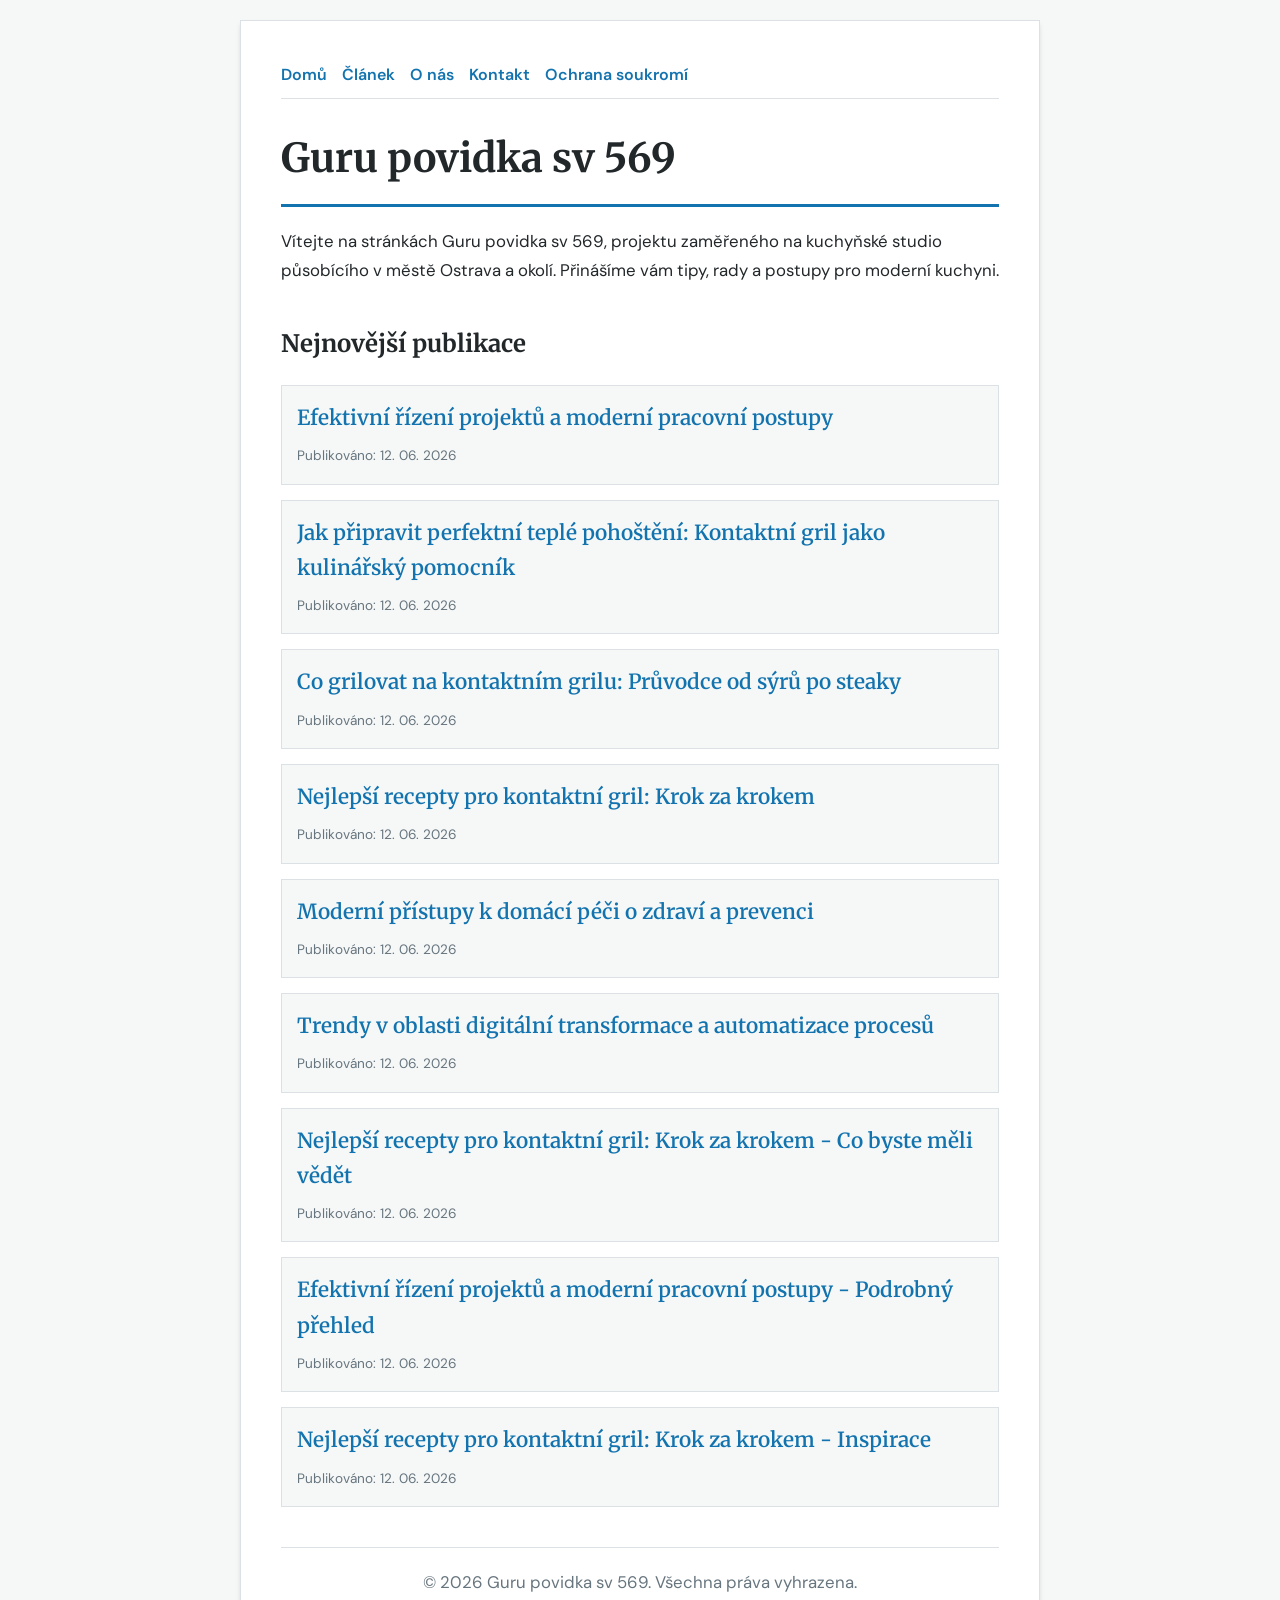
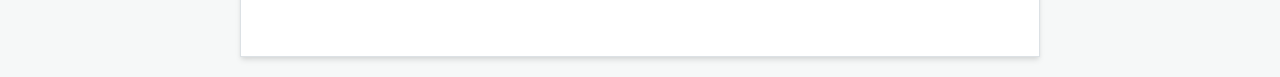
<file: index.html>
<!DOCTYPE html>
<html lang="cs">
<head>
    <meta charset="UTF-8">
    <meta name="viewport" content="width=device-width, initial-scale=1.0">
    <title>Guru povidka sv 569 | Kuchyňské studio - Ostrava</title>
    <meta name="description" content="Vítejte na stránkách Guru povidka sv 569, projektu zaměřeného na kuchyňské studio působícího v městě Ostrava a okolí. Přinášíme vám tipy, rady a postupy pro moderní kuchyni.">
    <meta name="geo.region" content="CZ" />
    <meta name="geo.placename" content="Ostrava" />
    <meta name="geo.position" content="49.8209;18.2625" />
    <meta name="ICBM" content="49.8209, 18.2625" />
    <link rel="stylesheet" href="style.css">
    <script type="application/ld+json">
{
  "@context": "https://schema.org",
  "@type": "LocalBusiness",
  "name": "Guru povidka sv 569",
  "url": "https://guru-povidka-sv-569.github.io",
  "telephone": "+420 596 555 789",
  "address": {
    "@type": "PostalAddress",
    "addressLocality": "Ostrava",
    "addressRegion": "Moravskoslezský",
    "postalCode": "702 00",
    "addressCountry": "CZ"
  },
  "geo": {
    "@type": "GeoCoordinates",
    "latitude": 49.8209,
    "longitude": 18.2625
  }
}
</script>
</head>
<body>
    
        <div class="container" style="max-width: 800px;">
            <nav style="display: flex; gap: 15px; margin-bottom: 25px; border-bottom: 1px solid var(--border-color); padding-bottom: 10px; overflow-x: auto; flex-wrap: wrap;">
            <a href="index.html">Domů</a>
            <a href="efektivni-rizeni-projektu-a-moderni-pracovni-postupy.html">Článek</a>
            <a href="about.html">O nás</a>
            <a href="contact.html">Kontakt</a>
            <a href="privacy.html">Ochrana soukromí</a>
        </nav>
            <h1>Guru povidka sv 569</h1>
            <p>Vítejte na stránkách Guru povidka sv 569, projektu zaměřeného na kuchyňské studio působícího v městě Ostrava a okolí. Přinášíme vám tipy, rady a postupy pro moderní kuchyni.</p>
            <h2 style="margin-top: 40px;">Nejnovější publikace</h2>
            <ul style="list-style-type: none; padding-left: 0;">
                <li style="background: var(--bg-color); padding: 15px; border-radius: var(--border-radius); border: 1px solid var(--border-color); margin-bottom: 15px;">
                <h3 style="margin-bottom: 5px; font-size: 1.3rem;"><a href="efektivni-rizeni-projektu-a-moderni-pracovni-postupy.html">Efektivní řízení projektů a moderní pracovní postupy</a></h3>
                <span style="font-size:0.85rem; color: var(--muted-text)">Publikováno: 12. 06. 2026</span>
            </li>
<li style="background: var(--bg-color); padding: 15px; border-radius: var(--border-radius); border: 1px solid var(--border-color); margin-bottom: 15px;">
                <h3 style="margin-bottom: 5px; font-size: 1.3rem;"><a href="jak-pripravit-perfektni-teple-pohosteni-kontaktni-gril-jako-kulinarsky-pomocnik.html">Jak připravit perfektní teplé pohoštění: Kontaktní gril jako kulinářský pomocník</a></h3>
                <span style="font-size:0.85rem; color: var(--muted-text)">Publikováno: 12. 06. 2026</span>
            </li>
<li style="background: var(--bg-color); padding: 15px; border-radius: var(--border-radius); border: 1px solid var(--border-color); margin-bottom: 15px;">
                <h3 style="margin-bottom: 5px; font-size: 1.3rem;"><a href="co-grilovat-na-kontaktnim-grilu-pruvodce-od-syru-po-steaky.html">Co grilovat na kontaktním grilu: Průvodce od sýrů po steaky</a></h3>
                <span style="font-size:0.85rem; color: var(--muted-text)">Publikováno: 12. 06. 2026</span>
            </li>
<li style="background: var(--bg-color); padding: 15px; border-radius: var(--border-radius); border: 1px solid var(--border-color); margin-bottom: 15px;">
                <h3 style="margin-bottom: 5px; font-size: 1.3rem;"><a href="nejlepsi-recepty-pro-kontaktni-gril-krok-za-krokem.html">Nejlepší recepty pro kontaktní gril: Krok za krokem</a></h3>
                <span style="font-size:0.85rem; color: var(--muted-text)">Publikováno: 12. 06. 2026</span>
            </li>
<li style="background: var(--bg-color); padding: 15px; border-radius: var(--border-radius); border: 1px solid var(--border-color); margin-bottom: 15px;">
                <h3 style="margin-bottom: 5px; font-size: 1.3rem;"><a href="moderni-pristupy-k-domaci-peci-o-zdravi-a-prevenci.html">Moderní přístupy k domácí péči o zdraví a prevenci</a></h3>
                <span style="font-size:0.85rem; color: var(--muted-text)">Publikováno: 12. 06. 2026</span>
            </li>
<li style="background: var(--bg-color); padding: 15px; border-radius: var(--border-radius); border: 1px solid var(--border-color); margin-bottom: 15px;">
                <h3 style="margin-bottom: 5px; font-size: 1.3rem;"><a href="trendy-v-oblasti-digitalni-transformace-a-automatizace-procesu.html">Trendy v oblasti digitální transformace a automatizace procesů</a></h3>
                <span style="font-size:0.85rem; color: var(--muted-text)">Publikováno: 12. 06. 2026</span>
            </li>
<li style="background: var(--bg-color); padding: 15px; border-radius: var(--border-radius); border: 1px solid var(--border-color); margin-bottom: 15px;">
                <h3 style="margin-bottom: 5px; font-size: 1.3rem;"><a href="nejlepsi-recepty-pro-kontaktni-gril-krok-za-krokem-co-byste-meli-vedet.html">Nejlepší recepty pro kontaktní gril: Krok za krokem - Co byste měli vědět</a></h3>
                <span style="font-size:0.85rem; color: var(--muted-text)">Publikováno: 12. 06. 2026</span>
            </li>
<li style="background: var(--bg-color); padding: 15px; border-radius: var(--border-radius); border: 1px solid var(--border-color); margin-bottom: 15px;">
                <h3 style="margin-bottom: 5px; font-size: 1.3rem;"><a href="efektivni-rizeni-projektu-a-moderni-pracovni-postupy-podrobny-prehled.html">Efektivní řízení projektů a moderní pracovní postupy - Podrobný přehled</a></h3>
                <span style="font-size:0.85rem; color: var(--muted-text)">Publikováno: 12. 06. 2026</span>
            </li>
<li style="background: var(--bg-color); padding: 15px; border-radius: var(--border-radius); border: 1px solid var(--border-color); margin-bottom: 15px;">
                <h3 style="margin-bottom: 5px; font-size: 1.3rem;"><a href="nejlepsi-recepty-pro-kontaktni-gril-krok-za-krokem-inspirace.html">Nejlepší recepty pro kontaktní gril: Krok za krokem - Inspirace</a></h3>
                <span style="font-size:0.85rem; color: var(--muted-text)">Publikováno: 12. 06. 2026</span>
            </li>

            </ul>
            <footer>
                <p>&copy; 2026 Guru povidka sv 569. Všechna práva vyhrazena.</p>
            </footer>
        </div>
        
</body>
</html>
</file>
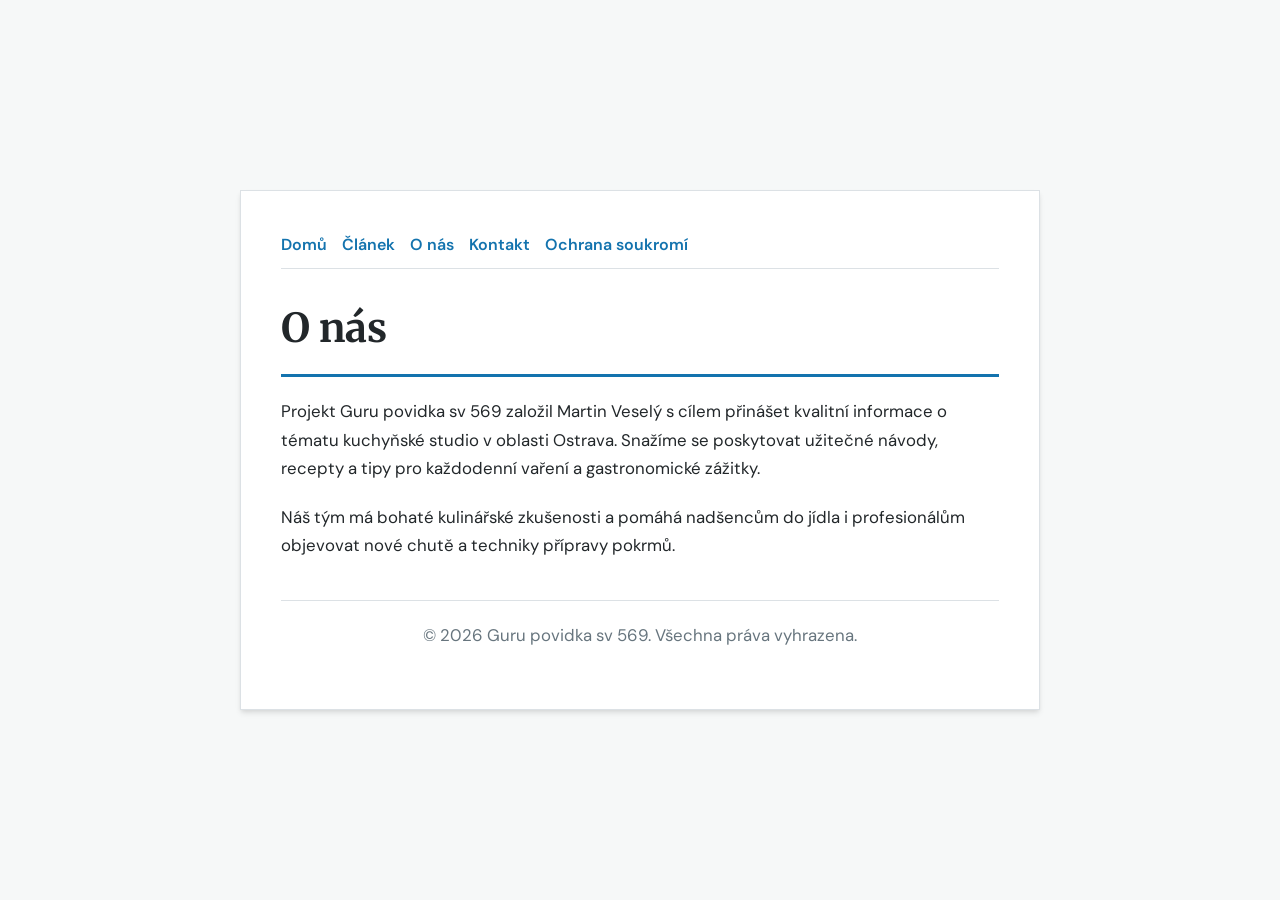
<file: about.html>
<!DOCTYPE html>
<html lang="cs">
<head>
    <meta charset="UTF-8">
    <meta name="viewport" content="width=device-width, initial-scale=1.0">
    <title>O nás | Guru povidka sv 569</title>
    <meta name="description" content="Projekt Guru povidka sv 569 založil Martin Veselý s cílem přinášet kvalitní informace o tématu kuchyňské studio v oblasti Ostrava. Snažíme se poskytovat užitečné návody, recepty a tipy pro každodenní vaření a gastronomické zážitky.">
    <meta name="geo.region" content="CZ" />
    <meta name="geo.placename" content="Ostrava" />
    <meta name="geo.position" content="49.8209;18.2625" />
    <meta name="ICBM" content="49.8209, 18.2625" />
    <link rel="stylesheet" href="style.css">
</head>
<body>
    
        <div class="container" style="max-width: 800px;">
            <nav style="display: flex; gap: 15px; margin-bottom: 25px; border-bottom: 1px solid var(--border-color); padding-bottom: 10px; overflow-x: auto; flex-wrap: wrap;">
            <a href="index.html">Domů</a>
            <a href="efektivni-rizeni-projektu-a-moderni-pracovni-postupy.html">Článek</a>
            <a href="about.html">O nás</a>
            <a href="contact.html">Kontakt</a>
            <a href="privacy.html">Ochrana soukromí</a>
        </nav>
            <h1>O nás</h1>
            <p>Projekt Guru povidka sv 569 založil Martin Veselý s cílem přinášet kvalitní informace o tématu kuchyňské studio v oblasti Ostrava. Snažíme se poskytovat užitečné návody, recepty a tipy pro každodenní vaření a gastronomické zážitky.</p>
            <p>Náš tým má bohaté kulinářské zkušenosti a pomáhá nadšencům do jídla i profesionálům objevovat nové chutě a techniky přípravy pokrmů.</p>
            <footer>
                <p>&copy; 2026 Guru povidka sv 569. Všechna práva vyhrazena.</p>
            </footer>
        </div>
        
</body>
</html>
</file>
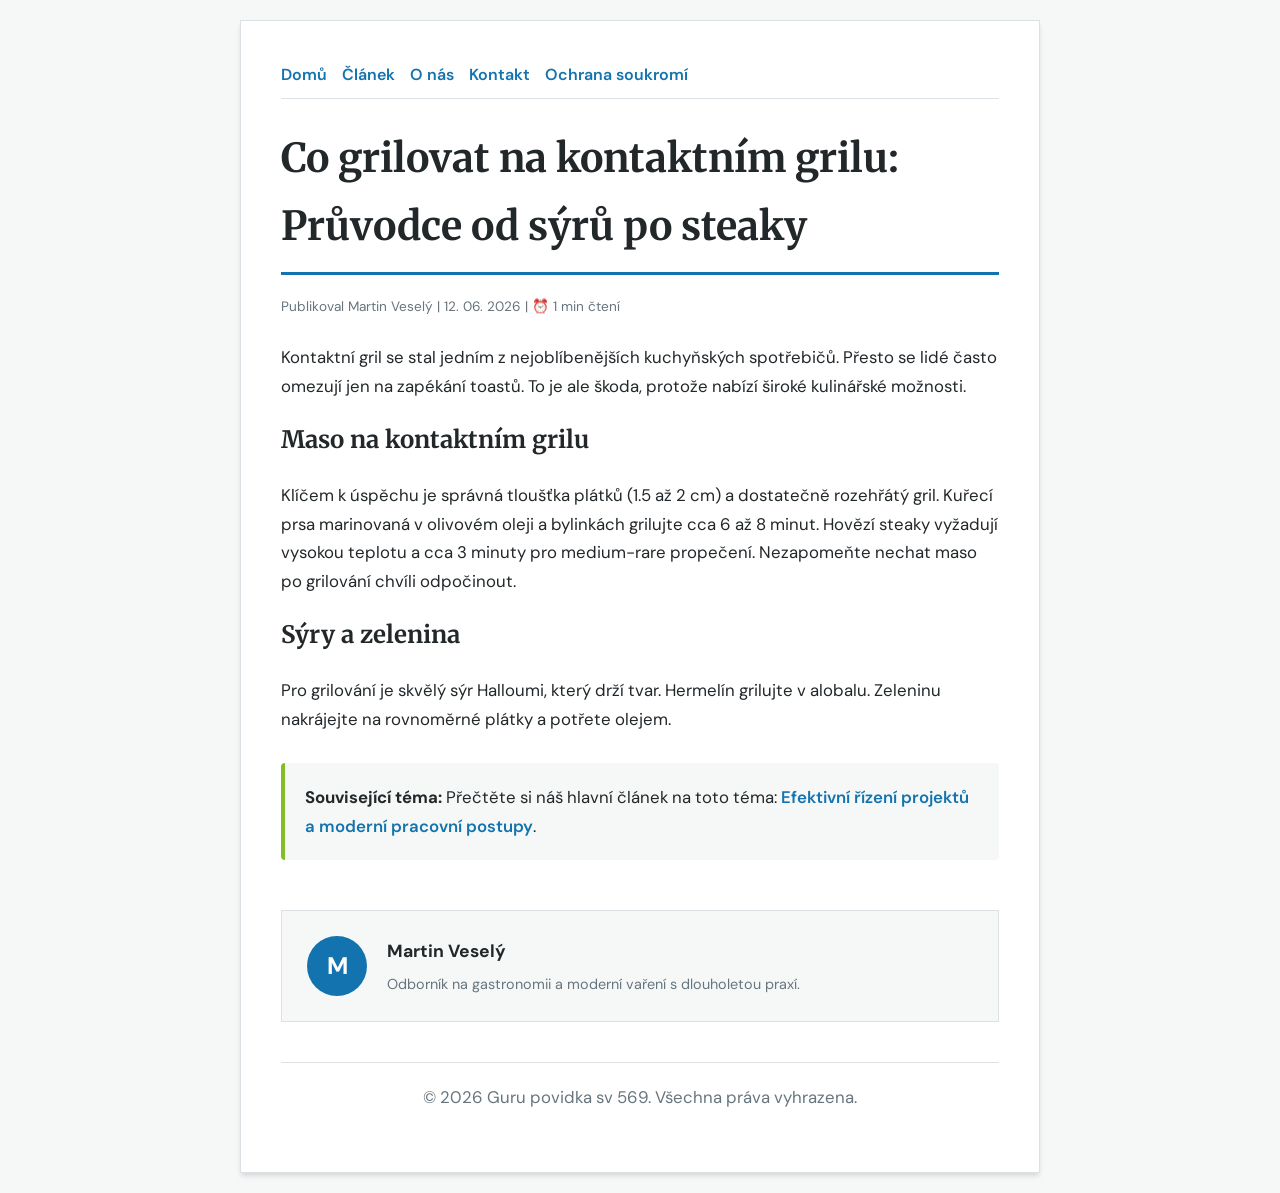
<file: co-grilovat-na-kontaktnim-grilu-pruvodce-od-syru-po-steaky.html>
<!DOCTYPE html>
<html lang="cs">
<head>
    <meta charset="UTF-8">
    <meta name="viewport" content="width=device-width, initial-scale=1.0">
    <title>Co grilovat na kontaktním grilu: Průvodce od sýrů po steaky - Guru povidka sv 569</title>
    <meta name="description" content="Co grilovat na kontaktním grilu: Průvodce od sýrů po steaky">
    <meta name="geo.region" content="CZ" />
    <meta name="geo.placename" content="Ostrava" />
    <meta name="geo.position" content="49.8209;18.2625" />
    <meta name="ICBM" content="49.8209, 18.2625" />
    <link rel="stylesheet" href="style.css">
</head>
<body>
    
            <div class="container" style="max-width: 800px;">
                <nav style="display: flex; gap: 15px; margin-bottom: 25px; border-bottom: 1px solid var(--border-color); padding-bottom: 10px; overflow-x: auto; flex-wrap: wrap;">
            <a href="index.html">Domů</a>
            <a href="efektivni-rizeni-projektu-a-moderni-pracovni-postupy.html">Článek</a>
            <a href="about.html">O nás</a>
            <a href="contact.html">Kontakt</a>
            <a href="privacy.html">Ochrana soukromí</a>
        </nav>
                <h1>Co grilovat na kontaktním grilu: Průvodce od sýrů po steaky</h1>
                <div style="font-size:0.85rem; color: var(--muted-text); margin-bottom: 25px;">
                    Publikoval Martin Veselý | 12. 06. 2026 | ⏰ 1 min čtení
                </div>
                <article style="margin-top: 20px;">
                    <p>Kontaktní gril se stal jedním z nejoblíbenějších kuchyňských spotřebičů. Přesto se lidé často omezují jen na zapékání toastů. To je ale škoda, protože nabízí široké kulinářské možnosti.</p>
<h2>Maso na kontaktním grilu</h2>
<p>Klíčem k úspěchu je správná tloušťka plátků (1.5 až 2 cm) a dostatečně rozehřátý gril. Kuřecí prsa marinovaná v olivovém oleji a bylinkách grilujte cca 6 až 8 minut. Hovězí steaky vyžadují vysokou teplotu a cca 3 minuty pro medium-rare propečení. Nezapomeňte nechat maso po grilování chvíli odpočinout.</p>
<h2>Sýry a zelenina</h2>
<p>Pro grilování je skvělý sýr Halloumi, který drží tvar. Hermelín grilujte v alobalu. Zeleninu nakrájejte na rovnoměrné plátky a potřete olejem.</p>
                    <div class="link-resource" style="margin-top: 30px; padding: 20px; border-left: 4px solid var(--accent-color); background: var(--bg-color); border-radius: 4px;"><p style="margin: 0;"><strong>Související téma:</strong> Přečtěte si náš hlavní článek na toto téma: <a href="efektivni-rizeni-projektu-a-moderni-pracovni-postupy.html">Efektivní řízení projektů a moderní pracovní postupy</a>.</p></div>
                </article>
                
            <div class="author-box" style="margin-top: 50px; padding: 25px; background: var(--bg-color); border: 1px solid var(--border-color); border-radius: var(--border-radius); display: flex; gap: 20px; align-items: center;">
                <div style="width: 60px; height: 60px; border-radius: 50%; background: var(--primary-color); display: flex; align-items: center; justify-content: center; color: white; font-weight: bold; font-size: 1.5rem;">M</div>
                <div>
                    <h4 style="margin-bottom: 5px; font-weight: bold; font-size: 1.1rem;">Martin Veselý</h4>
                    <p style="margin: 0; font-size: 0.9rem; color: var(--muted-text);">Odborník na gastronomii a moderní vaření s dlouholetou praxí.</p>
                </div>
            </div>
            
                <footer>
                    <p>&copy; 2026 Guru povidka sv 569. Všechna práva vyhrazena.</p>
                </footer>
            </div>
            
</body>
</html>
</file>
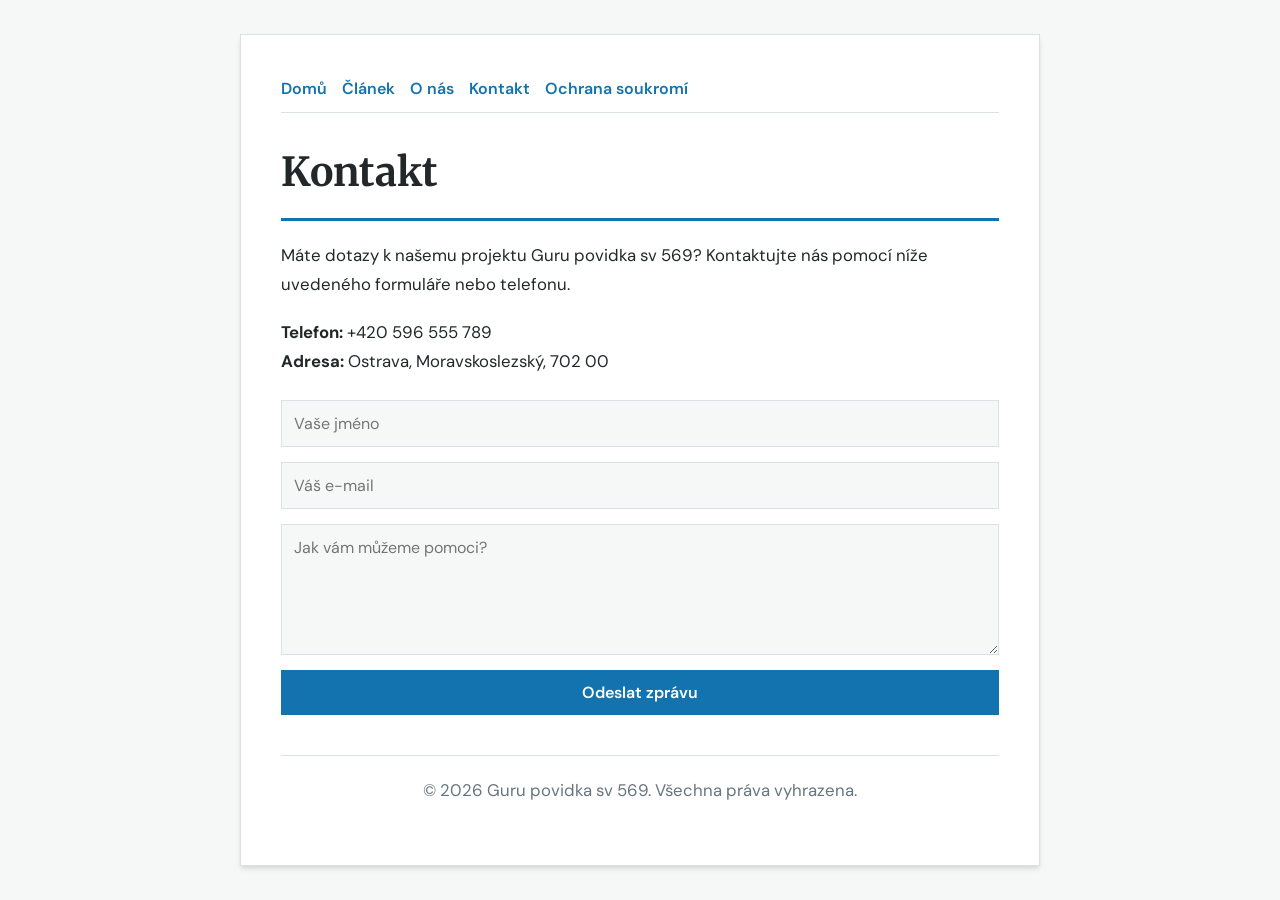
<file: contact.html>
<!DOCTYPE html>
<html lang="cs">
<head>
    <meta charset="UTF-8">
    <meta name="viewport" content="width=device-width, initial-scale=1.0">
    <title>Kontakt | Guru povidka sv 569</title>
    <meta name="description" content="Máte dotazy k našemu projektu Guru povidka sv 569? Kontaktujte nás pomocí níže uvedeného formuláře nebo telefonu.">
    <meta name="geo.region" content="CZ" />
    <meta name="geo.placename" content="Ostrava" />
    <meta name="geo.position" content="49.8209;18.2625" />
    <meta name="ICBM" content="49.8209, 18.2625" />
    <link rel="stylesheet" href="style.css">
</head>
<body>
    
        <div class="container" style="max-width: 800px;">
            <nav style="display: flex; gap: 15px; margin-bottom: 25px; border-bottom: 1px solid var(--border-color); padding-bottom: 10px; overflow-x: auto; flex-wrap: wrap;">
            <a href="index.html">Domů</a>
            <a href="efektivni-rizeni-projektu-a-moderni-pracovni-postupy.html">Článek</a>
            <a href="about.html">O nás</a>
            <a href="contact.html">Kontakt</a>
            <a href="privacy.html">Ochrana soukromí</a>
        </nav>
            <h1>Kontakt</h1>
            <p>Máte dotazy k našemu projektu Guru povidka sv 569? Kontaktujte nás pomocí níže uvedeného formuláře nebo telefonu.</p>
            <p><strong>Telefon:</strong> +420 596 555 789<br><strong>Adresa:</strong> Ostrava, Moravskoslezský, 702 00</p>
            <form action="https://formspree.io/f/placeholder" method="POST">
                <input type="text" name="name" placeholder="Vaše jméno" required>
                <input type="email" name="email" placeholder="Váš e-mail" required>
                <textarea name="message" placeholder="Jak vám můžeme pomoci?" rows="5" required></textarea>
                <button type="submit">Odeslat zprávu</button>
            </form>
            <footer>
                <p>&copy; 2026 Guru povidka sv 569. Všechna práva vyhrazena.</p>
            </footer>
        </div>
        
</body>
</html>
</file>
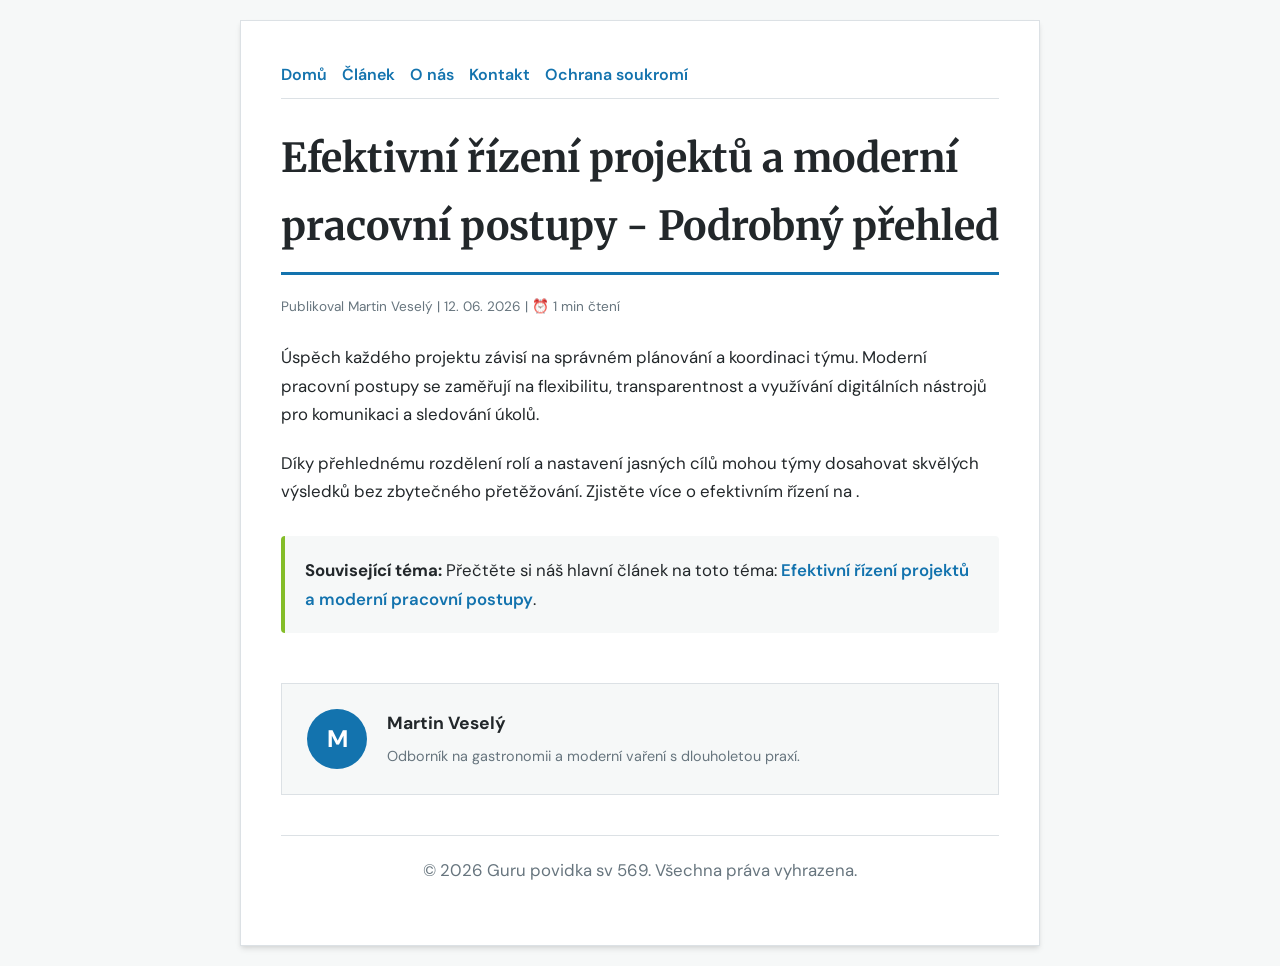
<file: efektivni-rizeni-projektu-a-moderni-pracovni-postupy-podrobny-prehled.html>
<!DOCTYPE html>
<html lang="cs">
<head>
    <meta charset="UTF-8">
    <meta name="viewport" content="width=device-width, initial-scale=1.0">
    <title>Efektivní řízení projektů a moderní pracovní postupy - Podrobný přehled - Guru povidka sv 569</title>
    <meta name="description" content="Efektivní řízení projektů a moderní pracovní postupy - Podrobný přehled">
    <meta name="geo.region" content="CZ" />
    <meta name="geo.placename" content="Ostrava" />
    <meta name="geo.position" content="49.8209;18.2625" />
    <meta name="ICBM" content="49.8209, 18.2625" />
    <link rel="stylesheet" href="style.css">
</head>
<body>
    
            <div class="container" style="max-width: 800px;">
                <nav style="display: flex; gap: 15px; margin-bottom: 25px; border-bottom: 1px solid var(--border-color); padding-bottom: 10px; overflow-x: auto; flex-wrap: wrap;">
            <a href="index.html">Domů</a>
            <a href="efektivni-rizeni-projektu-a-moderni-pracovni-postupy.html">Článek</a>
            <a href="about.html">O nás</a>
            <a href="contact.html">Kontakt</a>
            <a href="privacy.html">Ochrana soukromí</a>
        </nav>
                <h1>Efektivní řízení projektů a moderní pracovní postupy - Podrobný přehled</h1>
                <div style="font-size:0.85rem; color: var(--muted-text); margin-bottom: 25px;">
                    Publikoval Martin Veselý | 12. 06. 2026 | ⏰ 1 min čtení
                </div>
                <article style="margin-top: 20px;">
                    <p>Úspěch každého projektu závisí na správném plánování a koordinaci týmu. Moderní pracovní postupy se zaměřují na flexibilitu, transparentnost a využívání digitálních nástrojů pro komunikaci a sledování úkolů.</p>
<p>Díky přehlednému rozdělení rolí a nastavení jasných cílů mohou týmy dosahovat skvělých výsledků bez zbytečného přetěžování. Zjistěte více o efektivním řízení na .</p>
                    <div class="link-resource" style="margin-top: 30px; padding: 20px; border-left: 4px solid var(--accent-color); background: var(--bg-color); border-radius: 4px;"><p style="margin: 0;"><strong>Související téma:</strong> Přečtěte si náš hlavní článek na toto téma: <a href="efektivni-rizeni-projektu-a-moderni-pracovni-postupy.html">Efektivní řízení projektů a moderní pracovní postupy</a>.</p></div>
                </article>
                
            <div class="author-box" style="margin-top: 50px; padding: 25px; background: var(--bg-color); border: 1px solid var(--border-color); border-radius: var(--border-radius); display: flex; gap: 20px; align-items: center;">
                <div style="width: 60px; height: 60px; border-radius: 50%; background: var(--primary-color); display: flex; align-items: center; justify-content: center; color: white; font-weight: bold; font-size: 1.5rem;">M</div>
                <div>
                    <h4 style="margin-bottom: 5px; font-weight: bold; font-size: 1.1rem;">Martin Veselý</h4>
                    <p style="margin: 0; font-size: 0.9rem; color: var(--muted-text);">Odborník na gastronomii a moderní vaření s dlouholetou praxí.</p>
                </div>
            </div>
            
                <footer>
                    <p>&copy; 2026 Guru povidka sv 569. Všechna práva vyhrazena.</p>
                </footer>
            </div>
            
</body>
</html>
</file>
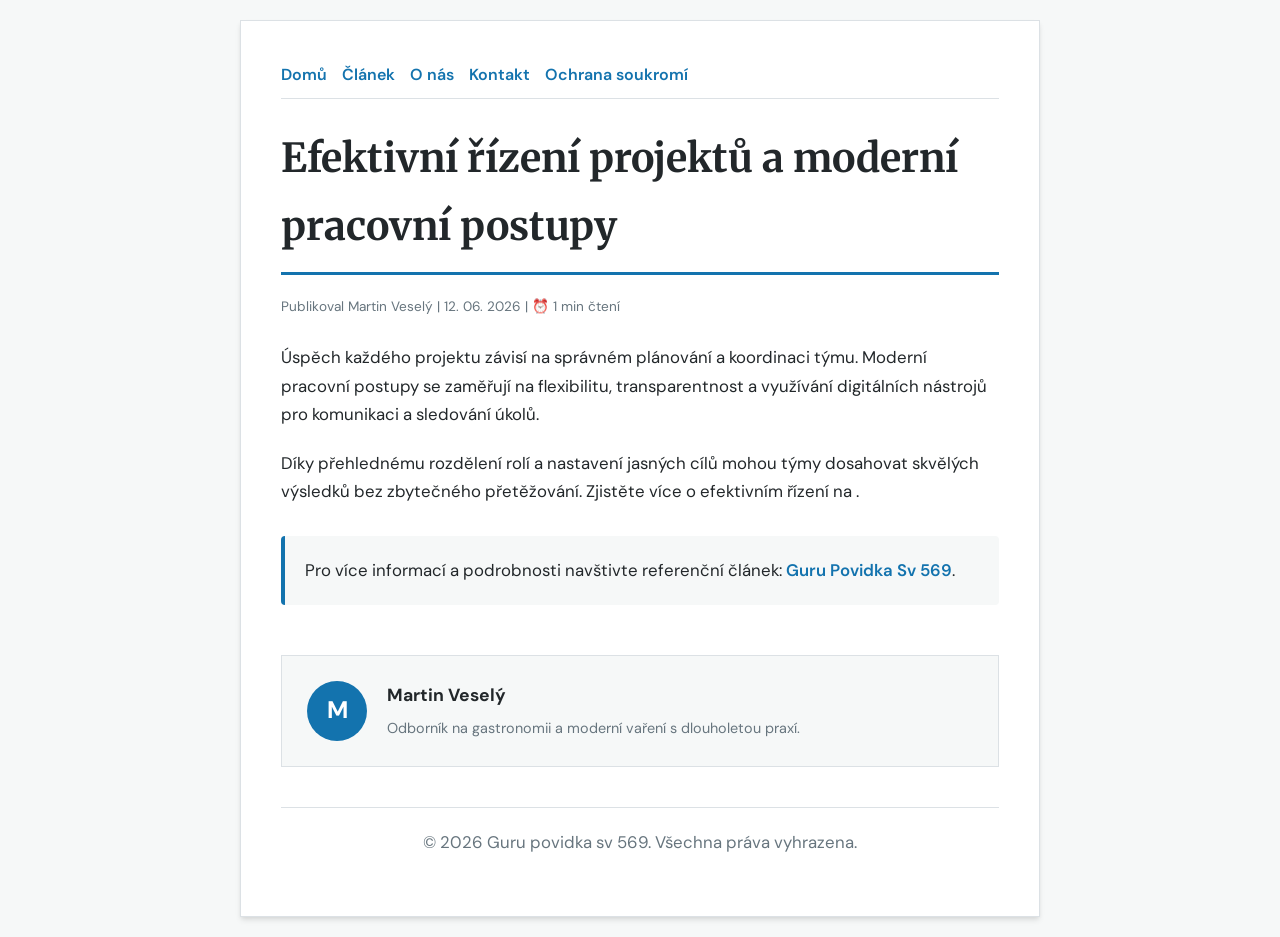
<file: efektivni-rizeni-projektu-a-moderni-pracovni-postupy.html>
<!DOCTYPE html>
<html lang="cs">
<head>
    <meta charset="UTF-8">
    <meta name="viewport" content="width=device-width, initial-scale=1.0">
    <title>Efektivní řízení projektů a moderní pracovní postupy - Guru povidka sv 569</title>
    <meta name="description" content="Efektivní řízení projektů a moderní pracovní postupy">
    <meta name="geo.region" content="CZ" />
    <meta name="geo.placename" content="Ostrava" />
    <meta name="geo.position" content="49.8209;18.2625" />
    <meta name="ICBM" content="49.8209, 18.2625" />
    <link rel="stylesheet" href="style.css">
</head>
<body>
    
            <div class="container" style="max-width: 800px;">
                <nav style="display: flex; gap: 15px; margin-bottom: 25px; border-bottom: 1px solid var(--border-color); padding-bottom: 10px; overflow-x: auto; flex-wrap: wrap;">
            <a href="index.html">Domů</a>
            <a href="efektivni-rizeni-projektu-a-moderni-pracovni-postupy.html">Článek</a>
            <a href="about.html">O nás</a>
            <a href="contact.html">Kontakt</a>
            <a href="privacy.html">Ochrana soukromí</a>
        </nav>
                <h1>Efektivní řízení projektů a moderní pracovní postupy</h1>
                <div style="font-size:0.85rem; color: var(--muted-text); margin-bottom: 25px;">
                    Publikoval Martin Veselý | 12. 06. 2026 | ⏰ 1 min čtení
                </div>
                <article style="margin-top: 20px;">
                    <p>Úspěch každého projektu závisí na správném plánování a koordinaci týmu. Moderní pracovní postupy se zaměřují na flexibilitu, transparentnost a využívání digitálních nástrojů pro komunikaci a sledování úkolů.</p>
<p>Díky přehlednému rozdělení rolí a nastavení jasných cílů mohou týmy dosahovat skvělých výsledků bez zbytečného přetěžování. Zjistěte více o efektivním řízení na .</p>
                    <div class="link-resource" style="margin-top: 30px; padding: 20px; border-left: 4px solid var(--primary-color); background: var(--bg-color); border-radius: 4px;"><p style="margin: 0;">Pro více informací a podrobnosti navštivte referenční článek: <strong><a href="https://primapohadky.cz/ceske/pohadka-o-svatem-martinovi/">Guru Povidka Sv 569</a></strong>.</p></div>
                </article>
                
            <div class="author-box" style="margin-top: 50px; padding: 25px; background: var(--bg-color); border: 1px solid var(--border-color); border-radius: var(--border-radius); display: flex; gap: 20px; align-items: center;">
                <div style="width: 60px; height: 60px; border-radius: 50%; background: var(--primary-color); display: flex; align-items: center; justify-content: center; color: white; font-weight: bold; font-size: 1.5rem;">M</div>
                <div>
                    <h4 style="margin-bottom: 5px; font-weight: bold; font-size: 1.1rem;">Martin Veselý</h4>
                    <p style="margin: 0; font-size: 0.9rem; color: var(--muted-text);">Odborník na gastronomii a moderní vaření s dlouholetou praxí.</p>
                </div>
            </div>
            
                <footer>
                    <p>&copy; 2026 Guru povidka sv 569. Všechna práva vyhrazena.</p>
                </footer>
            </div>
            
</body>
</html>
</file>
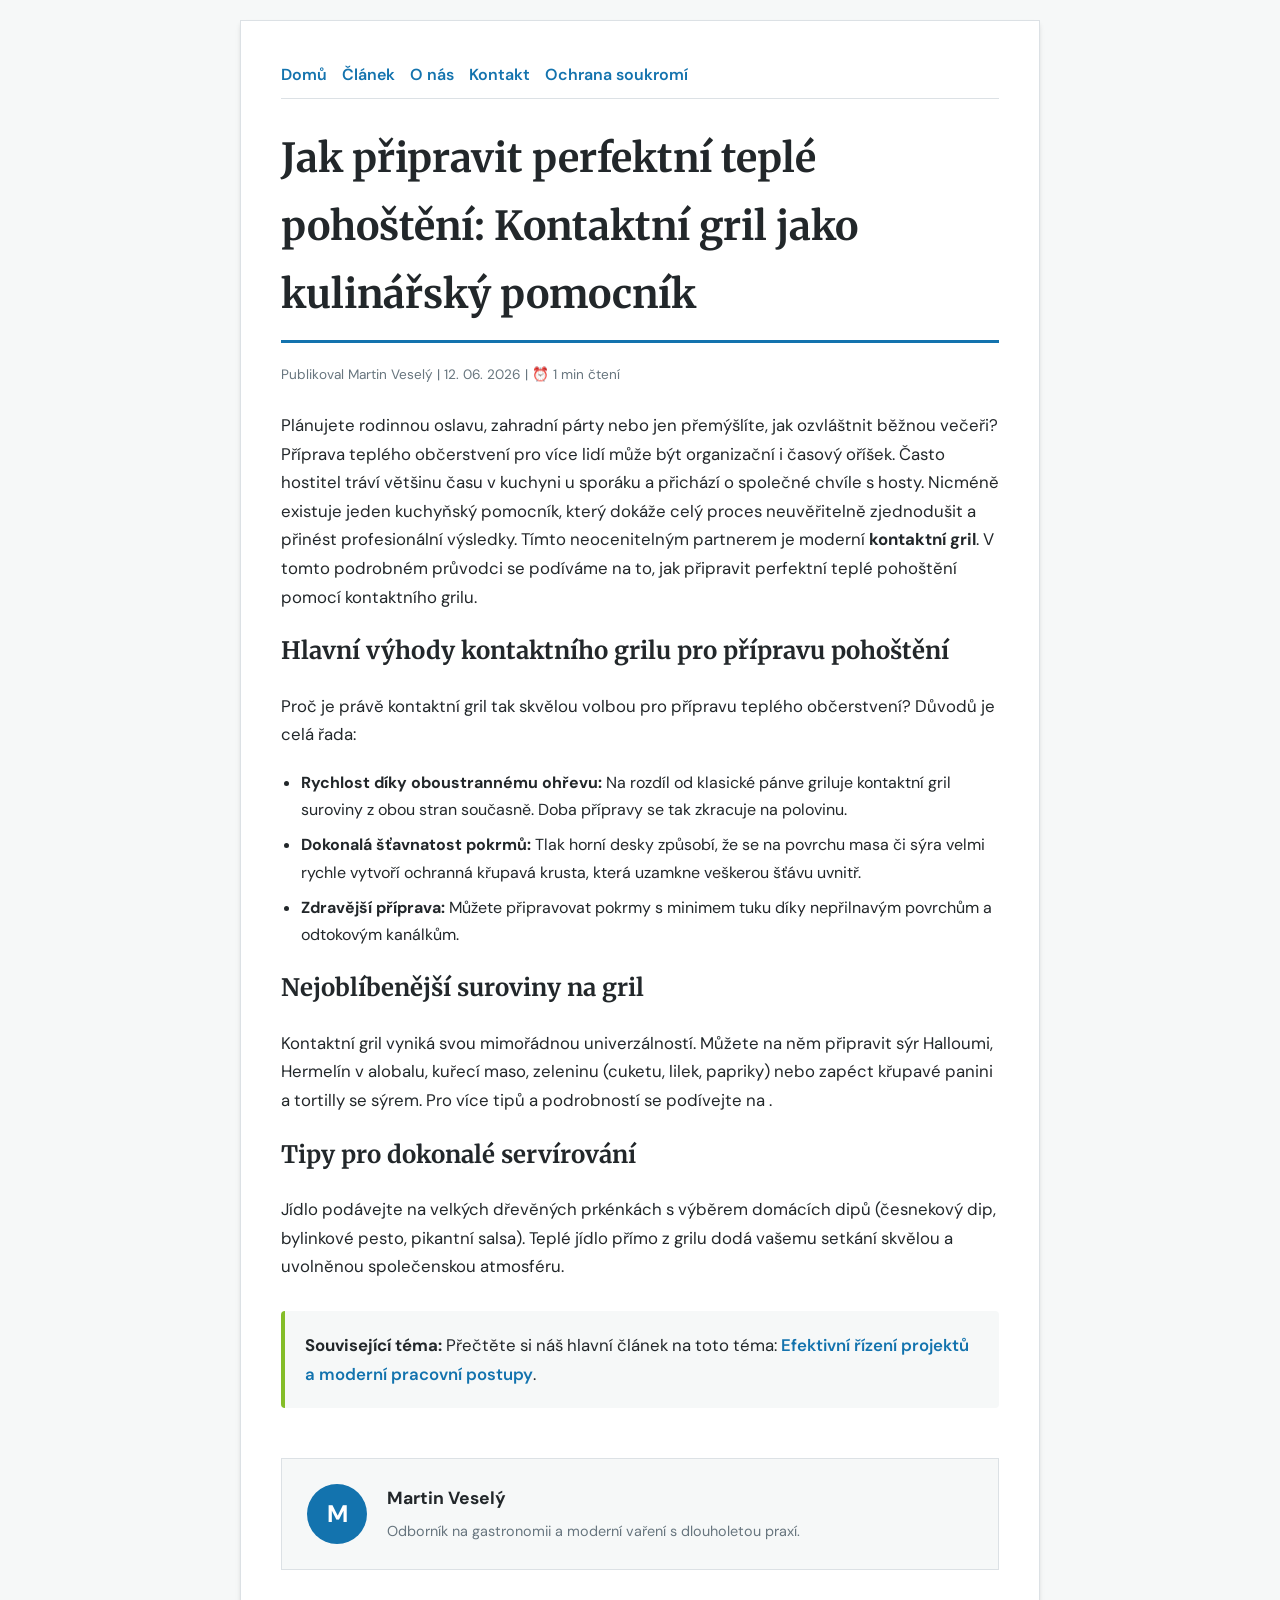
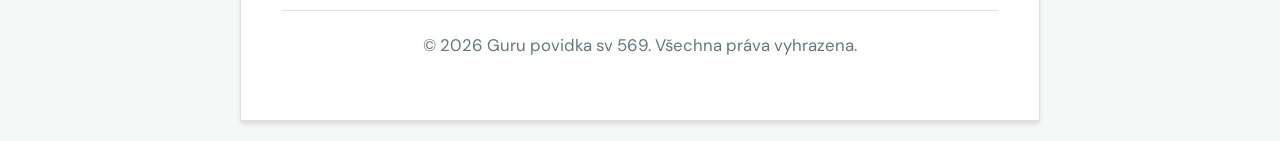
<file: jak-pripravit-perfektni-teple-pohosteni-kontaktni-gril-jako-kulinarsky-pomocnik.html>
<!DOCTYPE html>
<html lang="cs">
<head>
    <meta charset="UTF-8">
    <meta name="viewport" content="width=device-width, initial-scale=1.0">
    <title>Jak připravit perfektní teplé pohoštění: Kontaktní gril jako kulinářský pomocník - Guru povidka sv 569</title>
    <meta name="description" content="Jak připravit perfektní teplé pohoštění: Kontaktní gril jako kulinářský pomocník">
    <meta name="geo.region" content="CZ" />
    <meta name="geo.placename" content="Ostrava" />
    <meta name="geo.position" content="49.8209;18.2625" />
    <meta name="ICBM" content="49.8209, 18.2625" />
    <link rel="stylesheet" href="style.css">
</head>
<body>
    
            <div class="container" style="max-width: 800px;">
                <nav style="display: flex; gap: 15px; margin-bottom: 25px; border-bottom: 1px solid var(--border-color); padding-bottom: 10px; overflow-x: auto; flex-wrap: wrap;">
            <a href="index.html">Domů</a>
            <a href="efektivni-rizeni-projektu-a-moderni-pracovni-postupy.html">Článek</a>
            <a href="about.html">O nás</a>
            <a href="contact.html">Kontakt</a>
            <a href="privacy.html">Ochrana soukromí</a>
        </nav>
                <h1>Jak připravit perfektní teplé pohoštění: Kontaktní gril jako kulinářský pomocník</h1>
                <div style="font-size:0.85rem; color: var(--muted-text); margin-bottom: 25px;">
                    Publikoval Martin Veselý | 12. 06. 2026 | ⏰ 1 min čtení
                </div>
                <article style="margin-top: 20px;">
                    <p>Plánujete rodinnou oslavu, zahradní párty nebo jen přemýšlíte, jak ozvláštnit běžnou večeři? Příprava teplého občerstvení pro více lidí může být organizační i časový oříšek. Často hostitel tráví většinu času v kuchyni u sporáku a přichází o společné chvíle s hosty. Nicméně existuje jeden kuchyňský pomocník, který dokáže celý proces neuvěřitelně zjednodušit a přinést profesionální výsledky. Tímto neocenitelným partnerem je moderní <strong>kontaktní gril</strong>. V tomto podrobném průvodci se podíváme na to, jak připravit perfektní teplé pohoštění pomocí kontaktního grilu.</p>
<h2>Hlavní výhody kontaktního grilu pro přípravu pohoštění</h2>
<p>Proč je právě kontaktní gril tak skvělou volbou pro přípravu teplého občerstvení? Důvodů je celá řada:</p>
<ul>
    <li><strong>Rychlost díky oboustrannému ohřevu:</strong> Na rozdíl od klasické pánve griluje kontaktní gril suroviny z obou stran současně. Doba přípravy se tak zkracuje na polovinu.</li>
    <li><strong>Dokonalá šťavnatost pokrmů:</strong> Tlak horní desky způsobí, že se na povrchu masa či sýra velmi rychle vytvoří ochranná křupavá krusta, která uzamkne veškerou šťávu uvnitř.</li>
    <li><strong>Zdravější příprava:</strong> Můžete připravovat pokrmy s minimem tuku díky nepřilnavým povrchům a odtokovým kanálkům.</li>
</ul>
<h2>Nejoblíbenější suroviny na gril</h2>
<p>Kontaktní gril vyniká svou mimořádnou univerzálností. Můžete na něm připravit sýr Halloumi, Hermelín v alobalu, kuřecí maso, zeleninu (cuketu, lilek, papriky) nebo zapéct křupavé panini a tortilly se sýrem. Pro více tipů a podrobností se podívejte na .</p>
<h2>Tipy pro dokonalé servírování</h2>
<p>Jídlo podávejte na velkých dřevěných prkénkách s výběrem domácích dipů (česnekový dip, bylinkové pesto, pikantní salsa). Teplé jídlo přímo z grilu dodá vašemu setkání skvělou a uvolněnou společenskou atmosféru.</p>
                    <div class="link-resource" style="margin-top: 30px; padding: 20px; border-left: 4px solid var(--accent-color); background: var(--bg-color); border-radius: 4px;"><p style="margin: 0;"><strong>Související téma:</strong> Přečtěte si náš hlavní článek na toto téma: <a href="efektivni-rizeni-projektu-a-moderni-pracovni-postupy.html">Efektivní řízení projektů a moderní pracovní postupy</a>.</p></div>
                </article>
                
            <div class="author-box" style="margin-top: 50px; padding: 25px; background: var(--bg-color); border: 1px solid var(--border-color); border-radius: var(--border-radius); display: flex; gap: 20px; align-items: center;">
                <div style="width: 60px; height: 60px; border-radius: 50%; background: var(--primary-color); display: flex; align-items: center; justify-content: center; color: white; font-weight: bold; font-size: 1.5rem;">M</div>
                <div>
                    <h4 style="margin-bottom: 5px; font-weight: bold; font-size: 1.1rem;">Martin Veselý</h4>
                    <p style="margin: 0; font-size: 0.9rem; color: var(--muted-text);">Odborník na gastronomii a moderní vaření s dlouholetou praxí.</p>
                </div>
            </div>
            
                <footer>
                    <p>&copy; 2026 Guru povidka sv 569. Všechna práva vyhrazena.</p>
                </footer>
            </div>
            
</body>
</html>
</file>
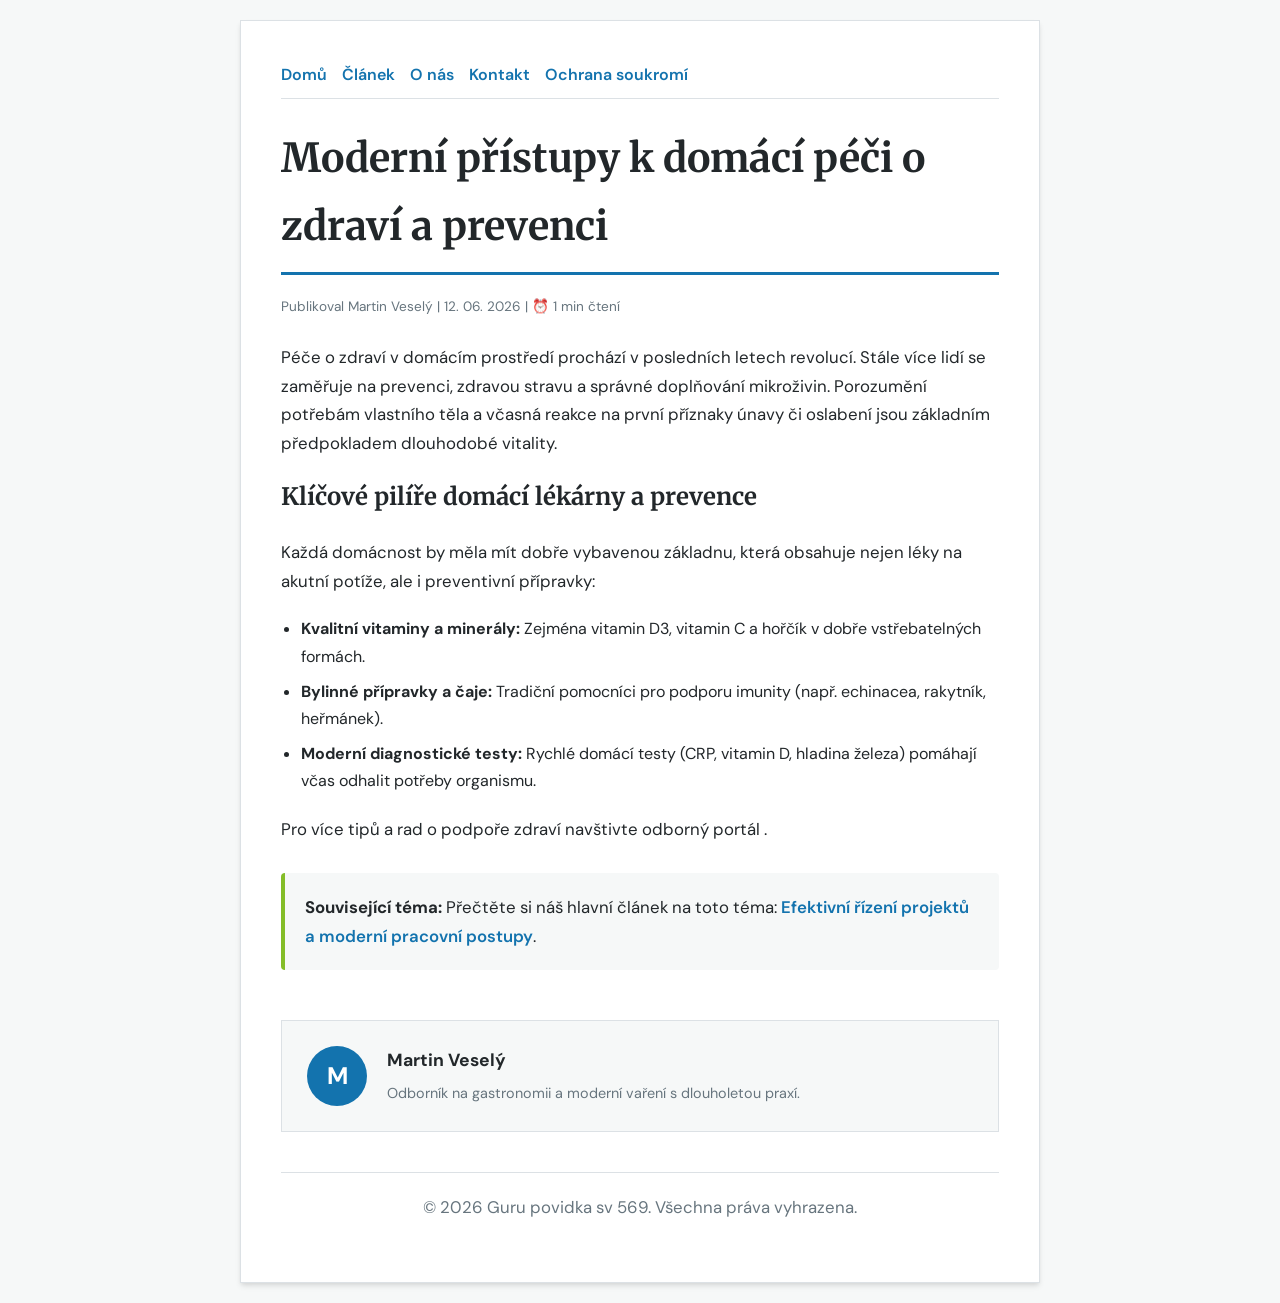
<file: moderni-pristupy-k-domaci-peci-o-zdravi-a-prevenci.html>
<!DOCTYPE html>
<html lang="cs">
<head>
    <meta charset="UTF-8">
    <meta name="viewport" content="width=device-width, initial-scale=1.0">
    <title>Moderní přístupy k domácí péči o zdraví a prevenci - Guru povidka sv 569</title>
    <meta name="description" content="Moderní přístupy k domácí péči o zdraví a prevenci">
    <meta name="geo.region" content="CZ" />
    <meta name="geo.placename" content="Ostrava" />
    <meta name="geo.position" content="49.8209;18.2625" />
    <meta name="ICBM" content="49.8209, 18.2625" />
    <link rel="stylesheet" href="style.css">
</head>
<body>
    
            <div class="container" style="max-width: 800px;">
                <nav style="display: flex; gap: 15px; margin-bottom: 25px; border-bottom: 1px solid var(--border-color); padding-bottom: 10px; overflow-x: auto; flex-wrap: wrap;">
            <a href="index.html">Domů</a>
            <a href="efektivni-rizeni-projektu-a-moderni-pracovni-postupy.html">Článek</a>
            <a href="about.html">O nás</a>
            <a href="contact.html">Kontakt</a>
            <a href="privacy.html">Ochrana soukromí</a>
        </nav>
                <h1>Moderní přístupy k domácí péči o zdraví a prevenci</h1>
                <div style="font-size:0.85rem; color: var(--muted-text); margin-bottom: 25px;">
                    Publikoval Martin Veselý | 12. 06. 2026 | ⏰ 1 min čtení
                </div>
                <article style="margin-top: 20px;">
                    <p>Péče o zdraví v domácím prostředí prochází v posledních letech revolucí. Stále více lidí se zaměřuje na prevenci, zdravou stravu a správné doplňování mikroživin. Porozumění potřebám vlastního těla a včasná reakce na první příznaky únavy či oslabení jsou základním předpokladem dlouhodobé vitality.</p>
<h2>Klíčové pilíře domácí lékárny a prevence</h2>
<p>Každá domácnost by měla mít dobře vybavenou základnu, která obsahuje nejen léky na akutní potíže, ale i preventivní přípravky:</p>
<ul>
    <li><strong>Kvalitní vitaminy a minerály:</strong> Zejména vitamin D3, vitamin C a hořčík v dobře vstřebatelných formách.</li>
    <li><strong>Bylinné přípravky a čaje:</strong> Tradiční pomocníci pro podporu imunity (např. echinacea, rakytník, heřmánek).</li>
    <li><strong>Moderní diagnostické testy:</strong> Rychlé domácí testy (CRP, vitamin D, hladina železa) pomáhají včas odhalit potřeby organismu.</li>
</ul>
<p>Pro více tipů a rad o podpoře zdraví navštivte odborný portál .</p>
                    <div class="link-resource" style="margin-top: 30px; padding: 20px; border-left: 4px solid var(--accent-color); background: var(--bg-color); border-radius: 4px;"><p style="margin: 0;"><strong>Související téma:</strong> Přečtěte si náš hlavní článek na toto téma: <a href="efektivni-rizeni-projektu-a-moderni-pracovni-postupy.html">Efektivní řízení projektů a moderní pracovní postupy</a>.</p></div>
                </article>
                
            <div class="author-box" style="margin-top: 50px; padding: 25px; background: var(--bg-color); border: 1px solid var(--border-color); border-radius: var(--border-radius); display: flex; gap: 20px; align-items: center;">
                <div style="width: 60px; height: 60px; border-radius: 50%; background: var(--primary-color); display: flex; align-items: center; justify-content: center; color: white; font-weight: bold; font-size: 1.5rem;">M</div>
                <div>
                    <h4 style="margin-bottom: 5px; font-weight: bold; font-size: 1.1rem;">Martin Veselý</h4>
                    <p style="margin: 0; font-size: 0.9rem; color: var(--muted-text);">Odborník na gastronomii a moderní vaření s dlouholetou praxí.</p>
                </div>
            </div>
            
                <footer>
                    <p>&copy; 2026 Guru povidka sv 569. Všechna práva vyhrazena.</p>
                </footer>
            </div>
            
</body>
</html>
</file>
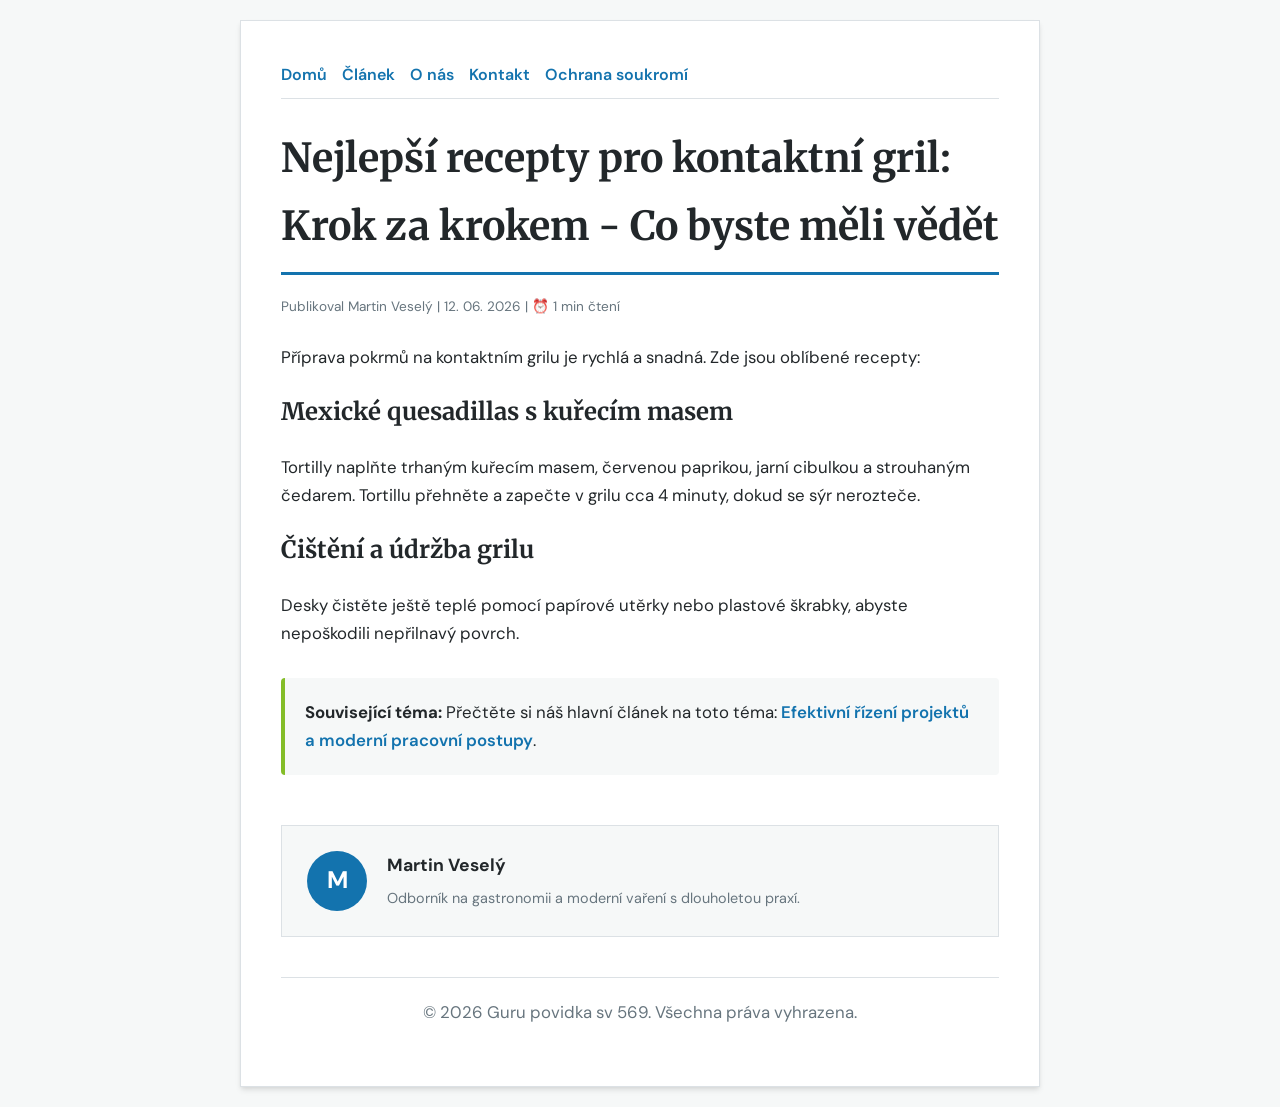
<file: nejlepsi-recepty-pro-kontaktni-gril-krok-za-krokem-co-byste-meli-vedet.html>
<!DOCTYPE html>
<html lang="cs">
<head>
    <meta charset="UTF-8">
    <meta name="viewport" content="width=device-width, initial-scale=1.0">
    <title>Nejlepší recepty pro kontaktní gril: Krok za krokem - Co byste měli vědět - Guru povidka sv 569</title>
    <meta name="description" content="Nejlepší recepty pro kontaktní gril: Krok za krokem - Co byste měli vědět">
    <meta name="geo.region" content="CZ" />
    <meta name="geo.placename" content="Ostrava" />
    <meta name="geo.position" content="49.8209;18.2625" />
    <meta name="ICBM" content="49.8209, 18.2625" />
    <link rel="stylesheet" href="style.css">
</head>
<body>
    
            <div class="container" style="max-width: 800px;">
                <nav style="display: flex; gap: 15px; margin-bottom: 25px; border-bottom: 1px solid var(--border-color); padding-bottom: 10px; overflow-x: auto; flex-wrap: wrap;">
            <a href="index.html">Domů</a>
            <a href="efektivni-rizeni-projektu-a-moderni-pracovni-postupy.html">Článek</a>
            <a href="about.html">O nás</a>
            <a href="contact.html">Kontakt</a>
            <a href="privacy.html">Ochrana soukromí</a>
        </nav>
                <h1>Nejlepší recepty pro kontaktní gril: Krok za krokem - Co byste měli vědět</h1>
                <div style="font-size:0.85rem; color: var(--muted-text); margin-bottom: 25px;">
                    Publikoval Martin Veselý | 12. 06. 2026 | ⏰ 1 min čtení
                </div>
                <article style="margin-top: 20px;">
                    <p>Příprava pokrmů na kontaktním grilu je rychlá a snadná. Zde jsou oblíbené recepty:</p>
<h2>Mexické quesadillas s kuřecím masem</h2>
<p>Tortilly naplňte trhaným kuřecím masem, červenou paprikou, jarní cibulkou a strouhaným čedarem. Tortillu přehněte a zapečte v grilu cca 4 minuty, dokud se sýr nerozteče.</p>
<h2>Čištění a údržba grilu</h2>
<p>Desky čistěte ještě teplé pomocí papírové utěrky nebo plastové škrabky, abyste nepoškodili nepřilnavý povrch.</p>
                    <div class="link-resource" style="margin-top: 30px; padding: 20px; border-left: 4px solid var(--accent-color); background: var(--bg-color); border-radius: 4px;"><p style="margin: 0;"><strong>Související téma:</strong> Přečtěte si náš hlavní článek na toto téma: <a href="efektivni-rizeni-projektu-a-moderni-pracovni-postupy.html">Efektivní řízení projektů a moderní pracovní postupy</a>.</p></div>
                </article>
                
            <div class="author-box" style="margin-top: 50px; padding: 25px; background: var(--bg-color); border: 1px solid var(--border-color); border-radius: var(--border-radius); display: flex; gap: 20px; align-items: center;">
                <div style="width: 60px; height: 60px; border-radius: 50%; background: var(--primary-color); display: flex; align-items: center; justify-content: center; color: white; font-weight: bold; font-size: 1.5rem;">M</div>
                <div>
                    <h4 style="margin-bottom: 5px; font-weight: bold; font-size: 1.1rem;">Martin Veselý</h4>
                    <p style="margin: 0; font-size: 0.9rem; color: var(--muted-text);">Odborník na gastronomii a moderní vaření s dlouholetou praxí.</p>
                </div>
            </div>
            
                <footer>
                    <p>&copy; 2026 Guru povidka sv 569. Všechna práva vyhrazena.</p>
                </footer>
            </div>
            
</body>
</html>
</file>
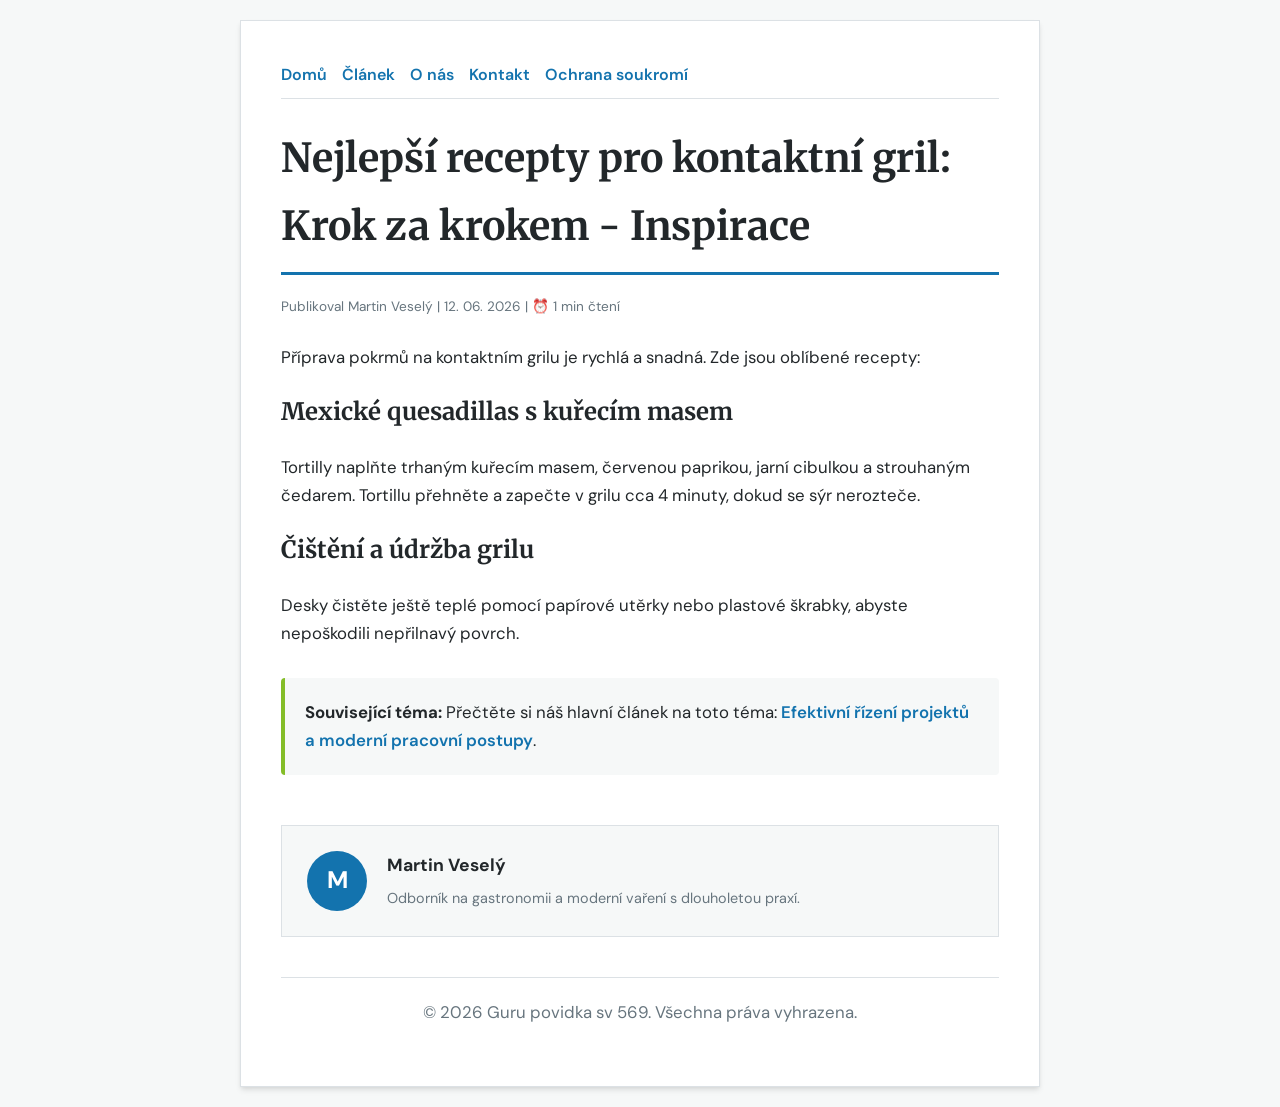
<file: nejlepsi-recepty-pro-kontaktni-gril-krok-za-krokem-inspirace.html>
<!DOCTYPE html>
<html lang="cs">
<head>
    <meta charset="UTF-8">
    <meta name="viewport" content="width=device-width, initial-scale=1.0">
    <title>Nejlepší recepty pro kontaktní gril: Krok za krokem - Inspirace - Guru povidka sv 569</title>
    <meta name="description" content="Nejlepší recepty pro kontaktní gril: Krok za krokem - Inspirace">
    <meta name="geo.region" content="CZ" />
    <meta name="geo.placename" content="Ostrava" />
    <meta name="geo.position" content="49.8209;18.2625" />
    <meta name="ICBM" content="49.8209, 18.2625" />
    <link rel="stylesheet" href="style.css">
</head>
<body>
    
            <div class="container" style="max-width: 800px;">
                <nav style="display: flex; gap: 15px; margin-bottom: 25px; border-bottom: 1px solid var(--border-color); padding-bottom: 10px; overflow-x: auto; flex-wrap: wrap;">
            <a href="index.html">Domů</a>
            <a href="efektivni-rizeni-projektu-a-moderni-pracovni-postupy.html">Článek</a>
            <a href="about.html">O nás</a>
            <a href="contact.html">Kontakt</a>
            <a href="privacy.html">Ochrana soukromí</a>
        </nav>
                <h1>Nejlepší recepty pro kontaktní gril: Krok za krokem - Inspirace</h1>
                <div style="font-size:0.85rem; color: var(--muted-text); margin-bottom: 25px;">
                    Publikoval Martin Veselý | 12. 06. 2026 | ⏰ 1 min čtení
                </div>
                <article style="margin-top: 20px;">
                    <p>Příprava pokrmů na kontaktním grilu je rychlá a snadná. Zde jsou oblíbené recepty:</p>
<h2>Mexické quesadillas s kuřecím masem</h2>
<p>Tortilly naplňte trhaným kuřecím masem, červenou paprikou, jarní cibulkou a strouhaným čedarem. Tortillu přehněte a zapečte v grilu cca 4 minuty, dokud se sýr nerozteče.</p>
<h2>Čištění a údržba grilu</h2>
<p>Desky čistěte ještě teplé pomocí papírové utěrky nebo plastové škrabky, abyste nepoškodili nepřilnavý povrch.</p>
                    <div class="link-resource" style="margin-top: 30px; padding: 20px; border-left: 4px solid var(--accent-color); background: var(--bg-color); border-radius: 4px;"><p style="margin: 0;"><strong>Související téma:</strong> Přečtěte si náš hlavní článek na toto téma: <a href="efektivni-rizeni-projektu-a-moderni-pracovni-postupy.html">Efektivní řízení projektů a moderní pracovní postupy</a>.</p></div>
                </article>
                
            <div class="author-box" style="margin-top: 50px; padding: 25px; background: var(--bg-color); border: 1px solid var(--border-color); border-radius: var(--border-radius); display: flex; gap: 20px; align-items: center;">
                <div style="width: 60px; height: 60px; border-radius: 50%; background: var(--primary-color); display: flex; align-items: center; justify-content: center; color: white; font-weight: bold; font-size: 1.5rem;">M</div>
                <div>
                    <h4 style="margin-bottom: 5px; font-weight: bold; font-size: 1.1rem;">Martin Veselý</h4>
                    <p style="margin: 0; font-size: 0.9rem; color: var(--muted-text);">Odborník na gastronomii a moderní vaření s dlouholetou praxí.</p>
                </div>
            </div>
            
                <footer>
                    <p>&copy; 2026 Guru povidka sv 569. Všechna práva vyhrazena.</p>
                </footer>
            </div>
            
</body>
</html>
</file>
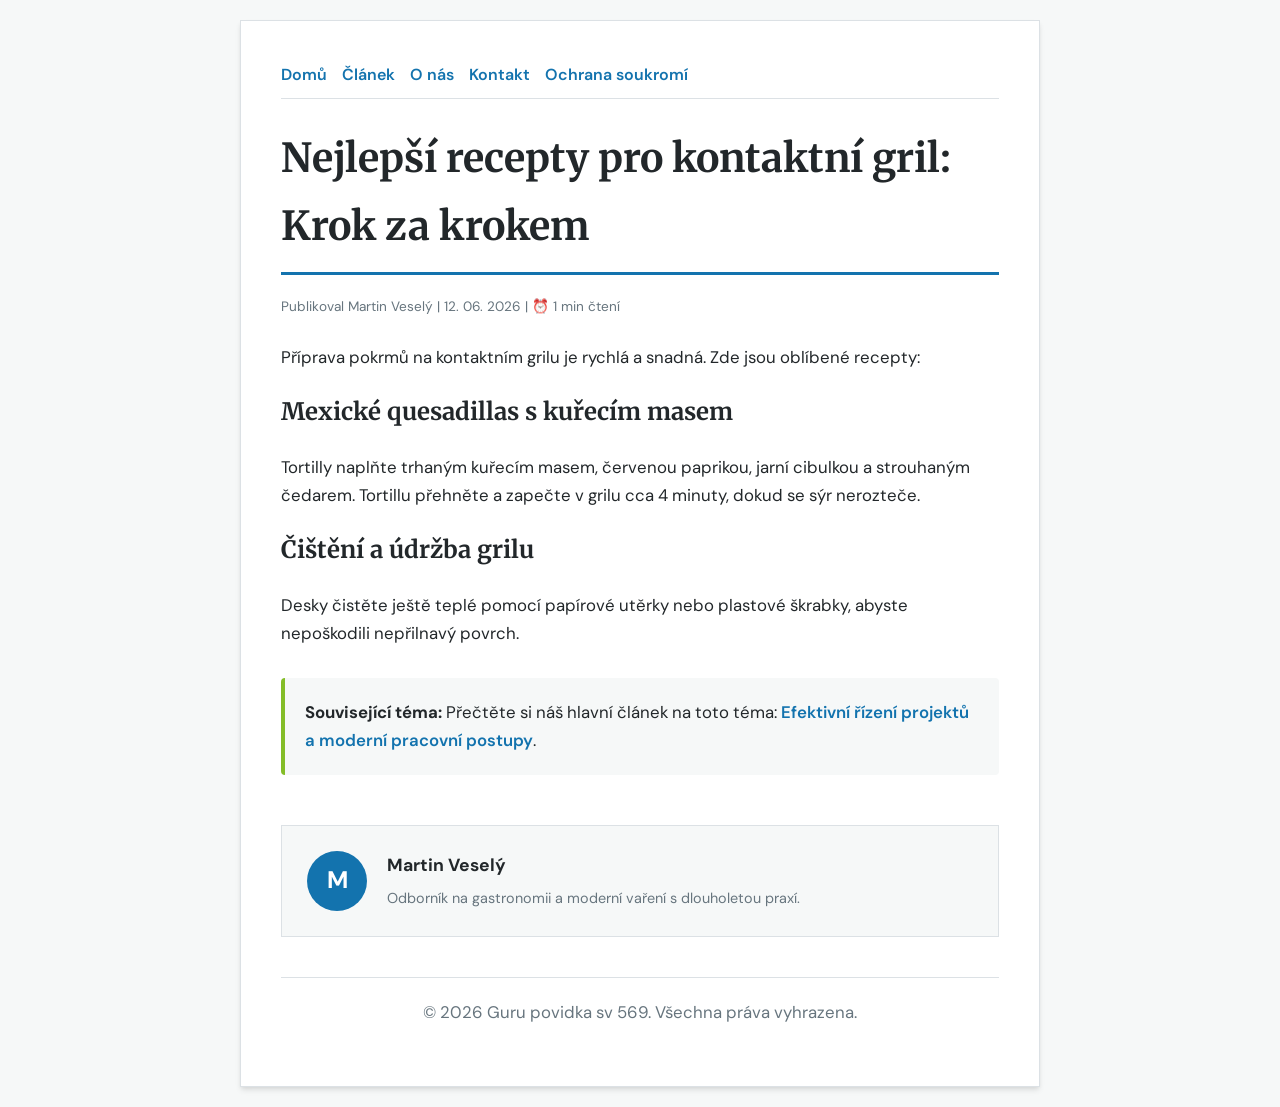
<file: nejlepsi-recepty-pro-kontaktni-gril-krok-za-krokem.html>
<!DOCTYPE html>
<html lang="cs">
<head>
    <meta charset="UTF-8">
    <meta name="viewport" content="width=device-width, initial-scale=1.0">
    <title>Nejlepší recepty pro kontaktní gril: Krok za krokem - Guru povidka sv 569</title>
    <meta name="description" content="Nejlepší recepty pro kontaktní gril: Krok za krokem">
    <meta name="geo.region" content="CZ" />
    <meta name="geo.placename" content="Ostrava" />
    <meta name="geo.position" content="49.8209;18.2625" />
    <meta name="ICBM" content="49.8209, 18.2625" />
    <link rel="stylesheet" href="style.css">
</head>
<body>
    
            <div class="container" style="max-width: 800px;">
                <nav style="display: flex; gap: 15px; margin-bottom: 25px; border-bottom: 1px solid var(--border-color); padding-bottom: 10px; overflow-x: auto; flex-wrap: wrap;">
            <a href="index.html">Domů</a>
            <a href="efektivni-rizeni-projektu-a-moderni-pracovni-postupy.html">Článek</a>
            <a href="about.html">O nás</a>
            <a href="contact.html">Kontakt</a>
            <a href="privacy.html">Ochrana soukromí</a>
        </nav>
                <h1>Nejlepší recepty pro kontaktní gril: Krok za krokem</h1>
                <div style="font-size:0.85rem; color: var(--muted-text); margin-bottom: 25px;">
                    Publikoval Martin Veselý | 12. 06. 2026 | ⏰ 1 min čtení
                </div>
                <article style="margin-top: 20px;">
                    <p>Příprava pokrmů na kontaktním grilu je rychlá a snadná. Zde jsou oblíbené recepty:</p>
<h2>Mexické quesadillas s kuřecím masem</h2>
<p>Tortilly naplňte trhaným kuřecím masem, červenou paprikou, jarní cibulkou a strouhaným čedarem. Tortillu přehněte a zapečte v grilu cca 4 minuty, dokud se sýr nerozteče.</p>
<h2>Čištění a údržba grilu</h2>
<p>Desky čistěte ještě teplé pomocí papírové utěrky nebo plastové škrabky, abyste nepoškodili nepřilnavý povrch.</p>
                    <div class="link-resource" style="margin-top: 30px; padding: 20px; border-left: 4px solid var(--accent-color); background: var(--bg-color); border-radius: 4px;"><p style="margin: 0;"><strong>Související téma:</strong> Přečtěte si náš hlavní článek na toto téma: <a href="efektivni-rizeni-projektu-a-moderni-pracovni-postupy.html">Efektivní řízení projektů a moderní pracovní postupy</a>.</p></div>
                </article>
                
            <div class="author-box" style="margin-top: 50px; padding: 25px; background: var(--bg-color); border: 1px solid var(--border-color); border-radius: var(--border-radius); display: flex; gap: 20px; align-items: center;">
                <div style="width: 60px; height: 60px; border-radius: 50%; background: var(--primary-color); display: flex; align-items: center; justify-content: center; color: white; font-weight: bold; font-size: 1.5rem;">M</div>
                <div>
                    <h4 style="margin-bottom: 5px; font-weight: bold; font-size: 1.1rem;">Martin Veselý</h4>
                    <p style="margin: 0; font-size: 0.9rem; color: var(--muted-text);">Odborník na gastronomii a moderní vaření s dlouholetou praxí.</p>
                </div>
            </div>
            
                <footer>
                    <p>&copy; 2026 Guru povidka sv 569. Všechna práva vyhrazena.</p>
                </footer>
            </div>
            
</body>
</html>
</file>
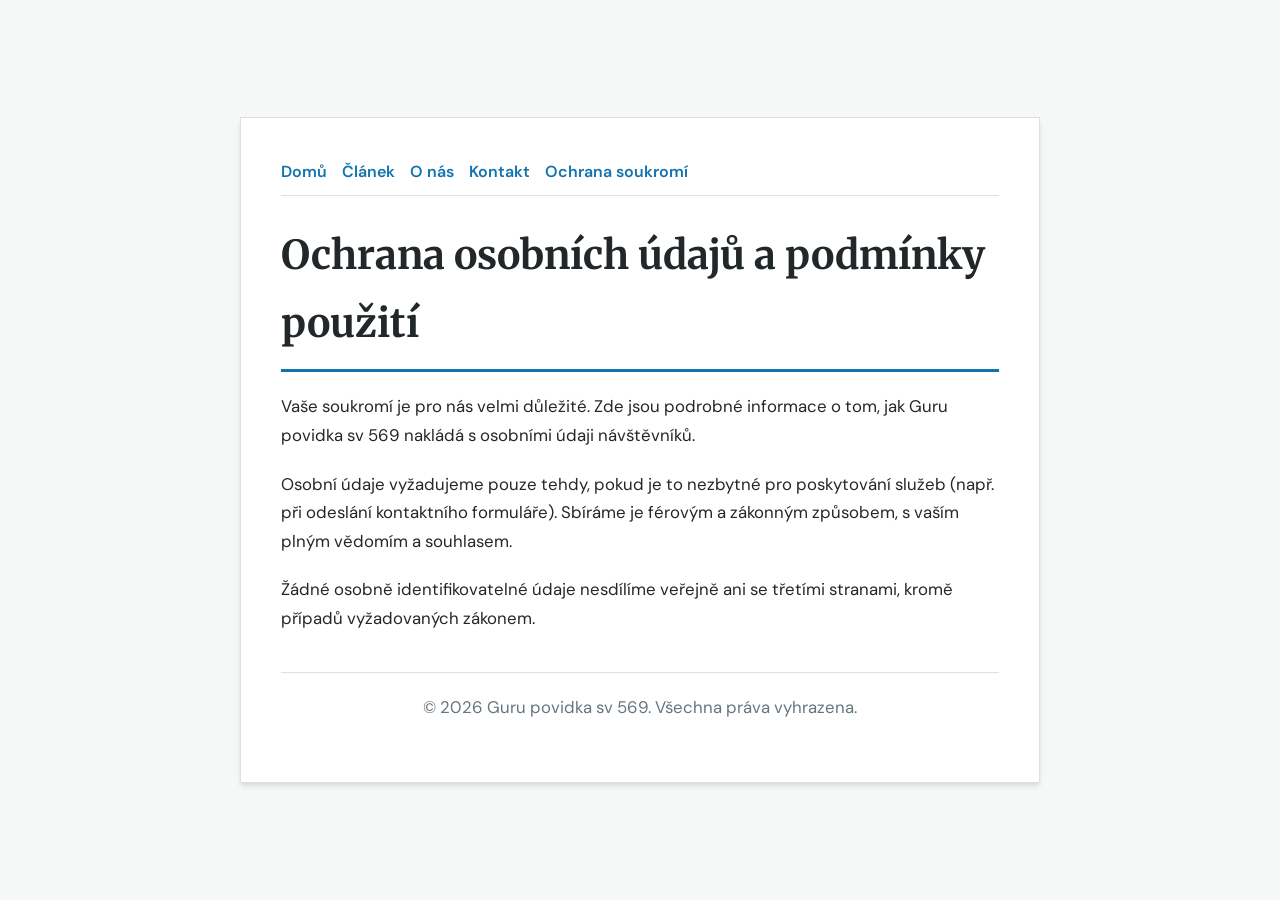
<file: privacy.html>
<!DOCTYPE html>
<html lang="cs">
<head>
    <meta charset="UTF-8">
    <meta name="viewport" content="width=device-width, initial-scale=1.0">
    <title>Ochrana osobních údajů a podmínky použití - Guru povidka sv 569</title>
    <meta name="description" content="Vaše soukromí je pro nás velmi důležité. Zde jsou podrobné informace o tom, jak Guru povidka sv 569 nakládá s osobními údaji návštěvníků.">
    <meta name="geo.region" content="CZ" />
    <meta name="geo.placename" content="Ostrava" />
    <meta name="geo.position" content="49.8209;18.2625" />
    <meta name="ICBM" content="49.8209, 18.2625" />
    <link rel="stylesheet" href="style.css">
</head>
<body>
    
        <div class="container" style="max-width: 800px;">
            <nav style="display: flex; gap: 15px; margin-bottom: 25px; border-bottom: 1px solid var(--border-color); padding-bottom: 10px; overflow-x: auto; flex-wrap: wrap;">
            <a href="index.html">Domů</a>
            <a href="efektivni-rizeni-projektu-a-moderni-pracovni-postupy.html">Článek</a>
            <a href="about.html">O nás</a>
            <a href="contact.html">Kontakt</a>
            <a href="privacy.html">Ochrana soukromí</a>
        </nav>
            <h1>Ochrana osobních údajů a podmínky použití</h1>
            <p>Vaše soukromí je pro nás velmi důležité. Zde jsou podrobné informace o tom, jak Guru povidka sv 569 nakládá s osobními údaji návštěvníků.</p>
            <p>Osobní údaje vyžadujeme pouze tehdy, pokud je to nezbytné pro poskytování služeb (např. při odeslání kontaktního formuláře). Sbíráme je férovým a zákonným způsobem, s vaším plným vědomím a souhlasem.</p>
            <p>Žádné osobně identifikovatelné údaje nesdílíme veřejně ani se třetími stranami, kromě případů vyžadovaných zákonem.</p>
            <footer>
                <p>&copy; 2026 Guru povidka sv 569. Všechna práva vyhrazena.</p>
            </footer>
        </div>
        
</body>
</html>
</file>
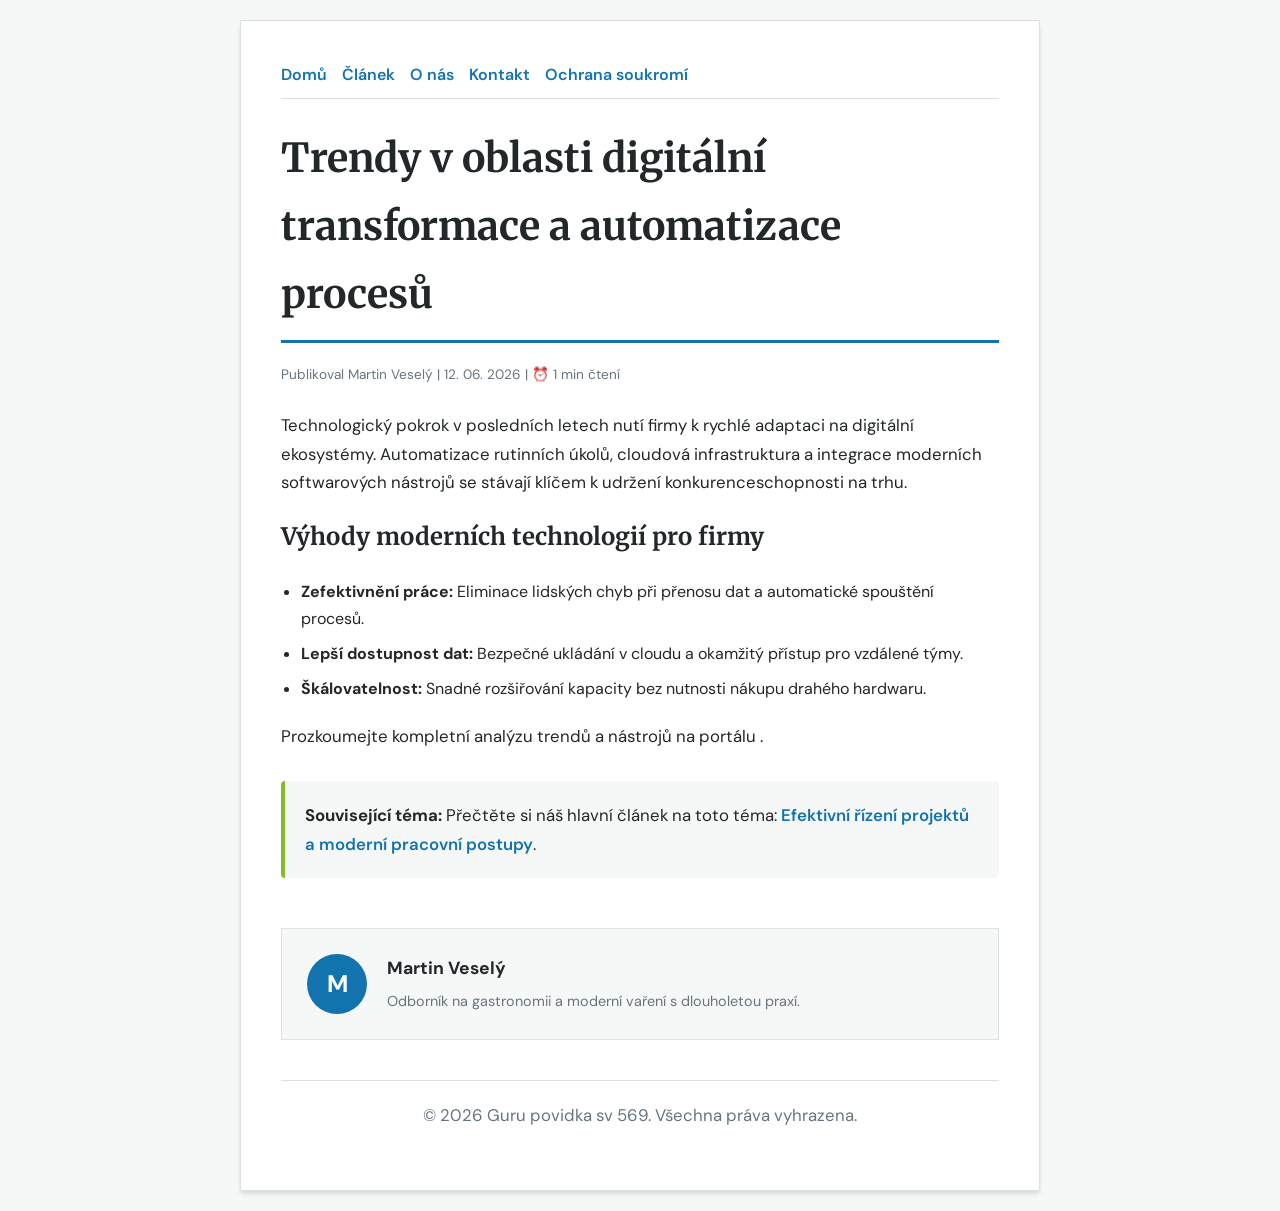
<file: trendy-v-oblasti-digitalni-transformace-a-automatizace-procesu.html>
<!DOCTYPE html>
<html lang="cs">
<head>
    <meta charset="UTF-8">
    <meta name="viewport" content="width=device-width, initial-scale=1.0">
    <title>Trendy v oblasti digitální transformace a automatizace procesů - Guru povidka sv 569</title>
    <meta name="description" content="Trendy v oblasti digitální transformace a automatizace procesů">
    <meta name="geo.region" content="CZ" />
    <meta name="geo.placename" content="Ostrava" />
    <meta name="geo.position" content="49.8209;18.2625" />
    <meta name="ICBM" content="49.8209, 18.2625" />
    <link rel="stylesheet" href="style.css">
</head>
<body>
    
            <div class="container" style="max-width: 800px;">
                <nav style="display: flex; gap: 15px; margin-bottom: 25px; border-bottom: 1px solid var(--border-color); padding-bottom: 10px; overflow-x: auto; flex-wrap: wrap;">
            <a href="index.html">Domů</a>
            <a href="efektivni-rizeni-projektu-a-moderni-pracovni-postupy.html">Článek</a>
            <a href="about.html">O nás</a>
            <a href="contact.html">Kontakt</a>
            <a href="privacy.html">Ochrana soukromí</a>
        </nav>
                <h1>Trendy v oblasti digitální transformace a automatizace procesů</h1>
                <div style="font-size:0.85rem; color: var(--muted-text); margin-bottom: 25px;">
                    Publikoval Martin Veselý | 12. 06. 2026 | ⏰ 1 min čtení
                </div>
                <article style="margin-top: 20px;">
                    <p>Technologický pokrok v posledních letech nutí firmy k rychlé adaptaci na digitální ekosystémy. Automatizace rutinních úkolů, cloudová infrastruktura a integrace moderních softwarových nástrojů se stávají klíčem k udržení konkurenceschopnosti na trhu.</p>
<h2>Výhody moderních technologií pro firmy</h2>
<ul>
    <li><strong>Zefektivnění práce:</strong> Eliminace lidských chyb při přenosu dat a automatické spouštění procesů.</li>
    <li><strong>Lepší dostupnost dat:</strong> Bezpečné ukládání v cloudu a okamžitý přístup pro vzdálené týmy.</li>
    <li><strong>Škálovatelnost:</strong> Snadné rozšiřování kapacity bez nutnosti nákupu drahého hardwaru.</li>
</ul>
<p>Prozkoumejte kompletní analýzu trendů a nástrojů na portálu .</p>
                    <div class="link-resource" style="margin-top: 30px; padding: 20px; border-left: 4px solid var(--accent-color); background: var(--bg-color); border-radius: 4px;"><p style="margin: 0;"><strong>Související téma:</strong> Přečtěte si náš hlavní článek na toto téma: <a href="efektivni-rizeni-projektu-a-moderni-pracovni-postupy.html">Efektivní řízení projektů a moderní pracovní postupy</a>.</p></div>
                </article>
                
            <div class="author-box" style="margin-top: 50px; padding: 25px; background: var(--bg-color); border: 1px solid var(--border-color); border-radius: var(--border-radius); display: flex; gap: 20px; align-items: center;">
                <div style="width: 60px; height: 60px; border-radius: 50%; background: var(--primary-color); display: flex; align-items: center; justify-content: center; color: white; font-weight: bold; font-size: 1.5rem;">M</div>
                <div>
                    <h4 style="margin-bottom: 5px; font-weight: bold; font-size: 1.1rem;">Martin Veselý</h4>
                    <p style="margin: 0; font-size: 0.9rem; color: var(--muted-text);">Odborník na gastronomii a moderní vaření s dlouholetou praxí.</p>
                </div>
            </div>
            
                <footer>
                    <p>&copy; 2026 Guru povidka sv 569. Všechna práva vyhrazena.</p>
                </footer>
            </div>
            
</body>
</html>
</file>
<file: style.css>
@import url('https://fonts.googleapis.com/css2?family=Merriweather:wght@700&family=DM+Sans:wght@400;600&display=swap');

:root {
    --bg-color: hsl(203, 15%, 97%);
    --card-bg: hsl(203, 15%, 100%);
    --text-color: hsl(203, 10%, 15%);
    --muted-text: hsl(203, 10%, 45%);
    --primary-color: hsl(203, 80%, 38%);
    --accent-color: hsl(83, 65%, 45%);
    --border-color: hsl(203, 15%, 88%);
    --border-radius: 0px;
    --shadow: 0 4px 6px -1px rgba(0, 0, 0, 0.1), 0 2px 4px -1px rgba(0, 0, 0, 0.06);
    --font-headline: 'Merriweather', sans-serif;
    --font-body: 'DM Sans', sans-serif;
}

* {
    box-sizing: border-box;
    margin: 0;
    padding: 0;
}

body {
    background-color: var(--bg-color);
    color: var(--text-color);
    font-family: var(--font-body);
    line-height: 1.7;
    padding: 20px;
    display: flex;
    justify-content: center;
    min-height: 100vh;
}

a {
    color: var(--primary-color);
    text-decoration: none;
    font-weight: 600;
    transition: color 0.2s ease;
}

a:hover {
    color: var(--accent-color);
    text-decoration: underline;
}

.container {
    width: 100%;
    max-width: 900px;
    background: var(--card-bg);
    border: 1px solid var(--border-color);
    border-radius: var(--border-radius);
    padding: 40px;
    box-shadow: var(--shadow);
    margin: auto;
}

h1, h2, h3 {
    font-family: var(--font-headline);
    margin-bottom: 20px;
    color: var(--text-color);
}

h1 {
    font-size: 2.5rem;
    border-bottom: 3px solid var(--primary-color);
    padding-bottom: 12px;
}

p {
    margin-bottom: 20px;
    font-size: 1.05rem;
}

ul {
    margin-bottom: 20px;
    padding-left: 20px;
}

li {
    margin-bottom: 8px;
}

form {
    display: flex;
    flex-direction: column;
    gap: 15px;
    margin-top: 25px;
}

input, textarea, button {
    padding: 12px;
    border: 1px solid var(--border-color);
    border-radius: var(--border-radius);
    font-family: var(--font-body);
    font-size: 1rem;
    background: var(--bg-color);
    color: var(--text-color);
}

button {
    background: var(--primary-color);
    color: white;
    font-weight: 600;
    border: none;
    cursor: pointer;
    transition: background 0.2s ease;
}

button:hover {
    background: var(--accent-color);
}

footer {
    margin-top: 40px;
    border-top: 1px solid var(--border-color);
    padding-top: 20px;
    font-size: 0.9rem;
    color: var(--muted-text);
    text-align: center;
}
</file>
